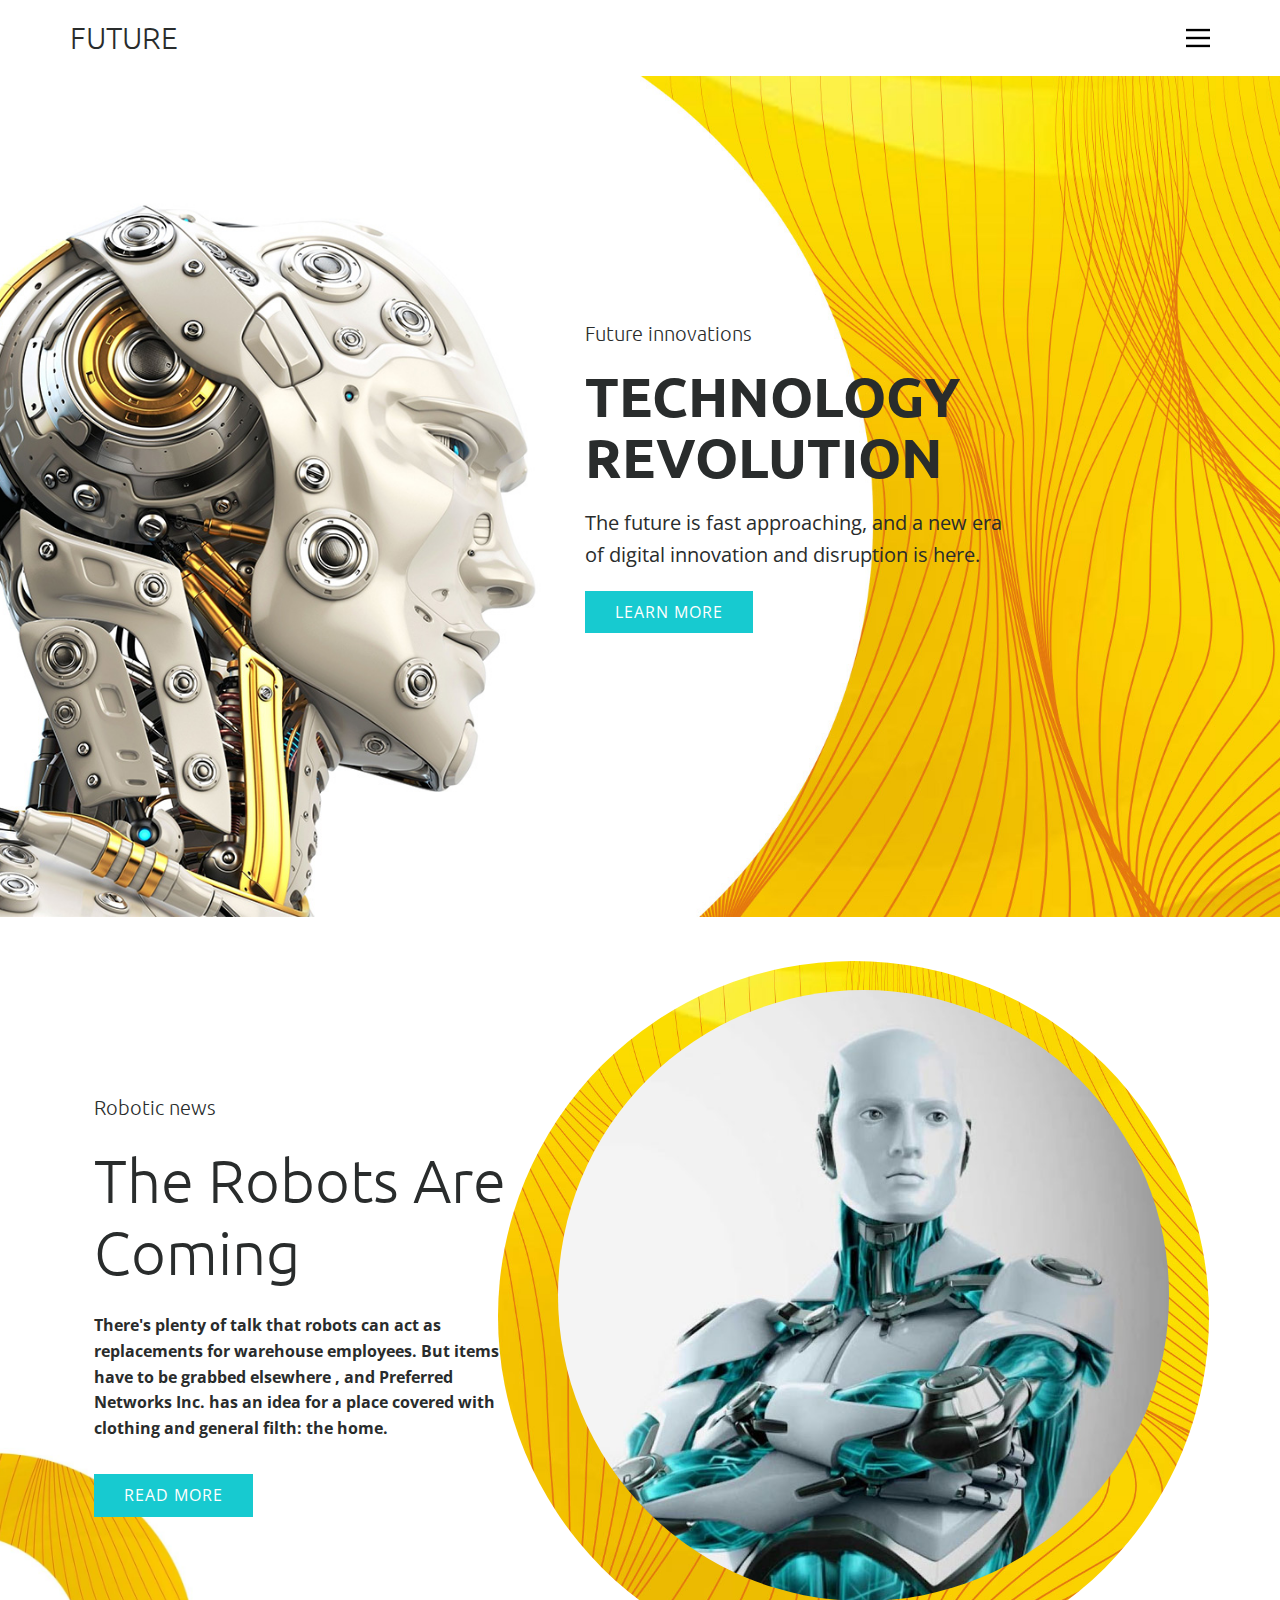
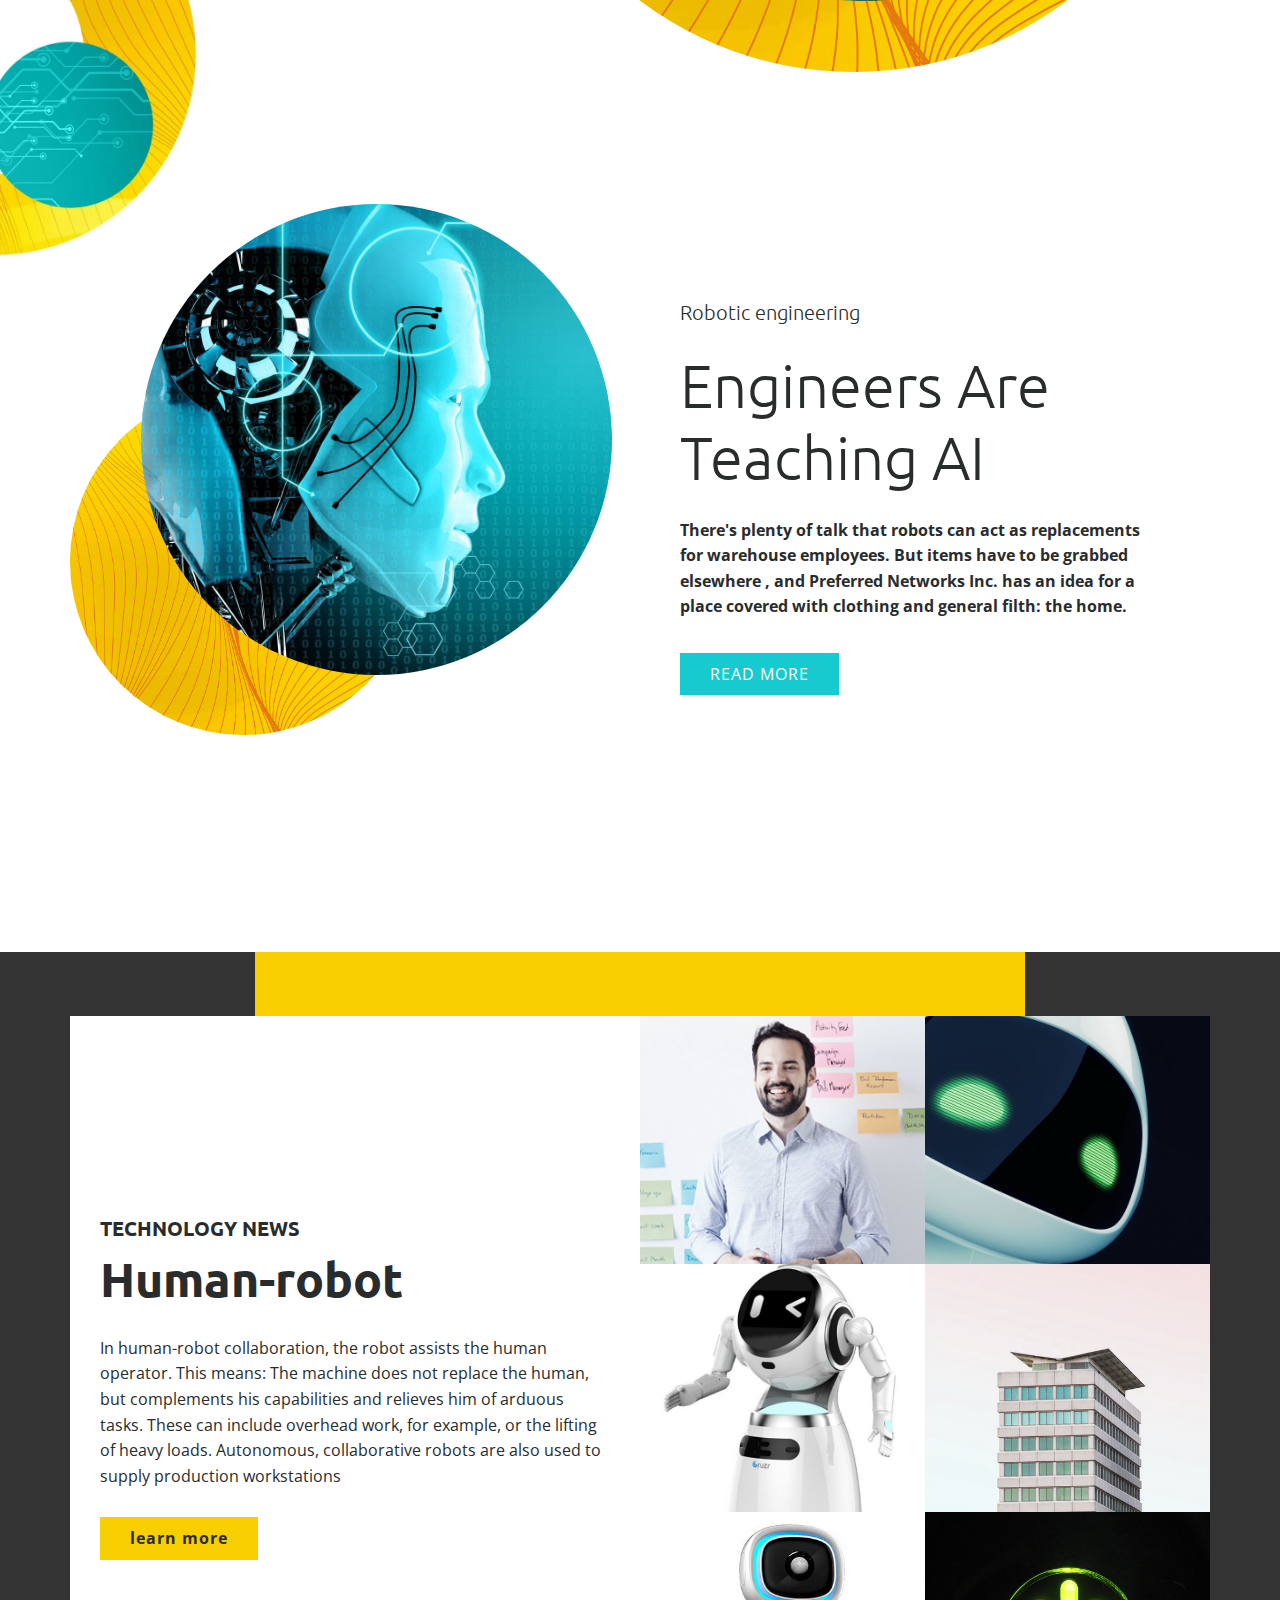
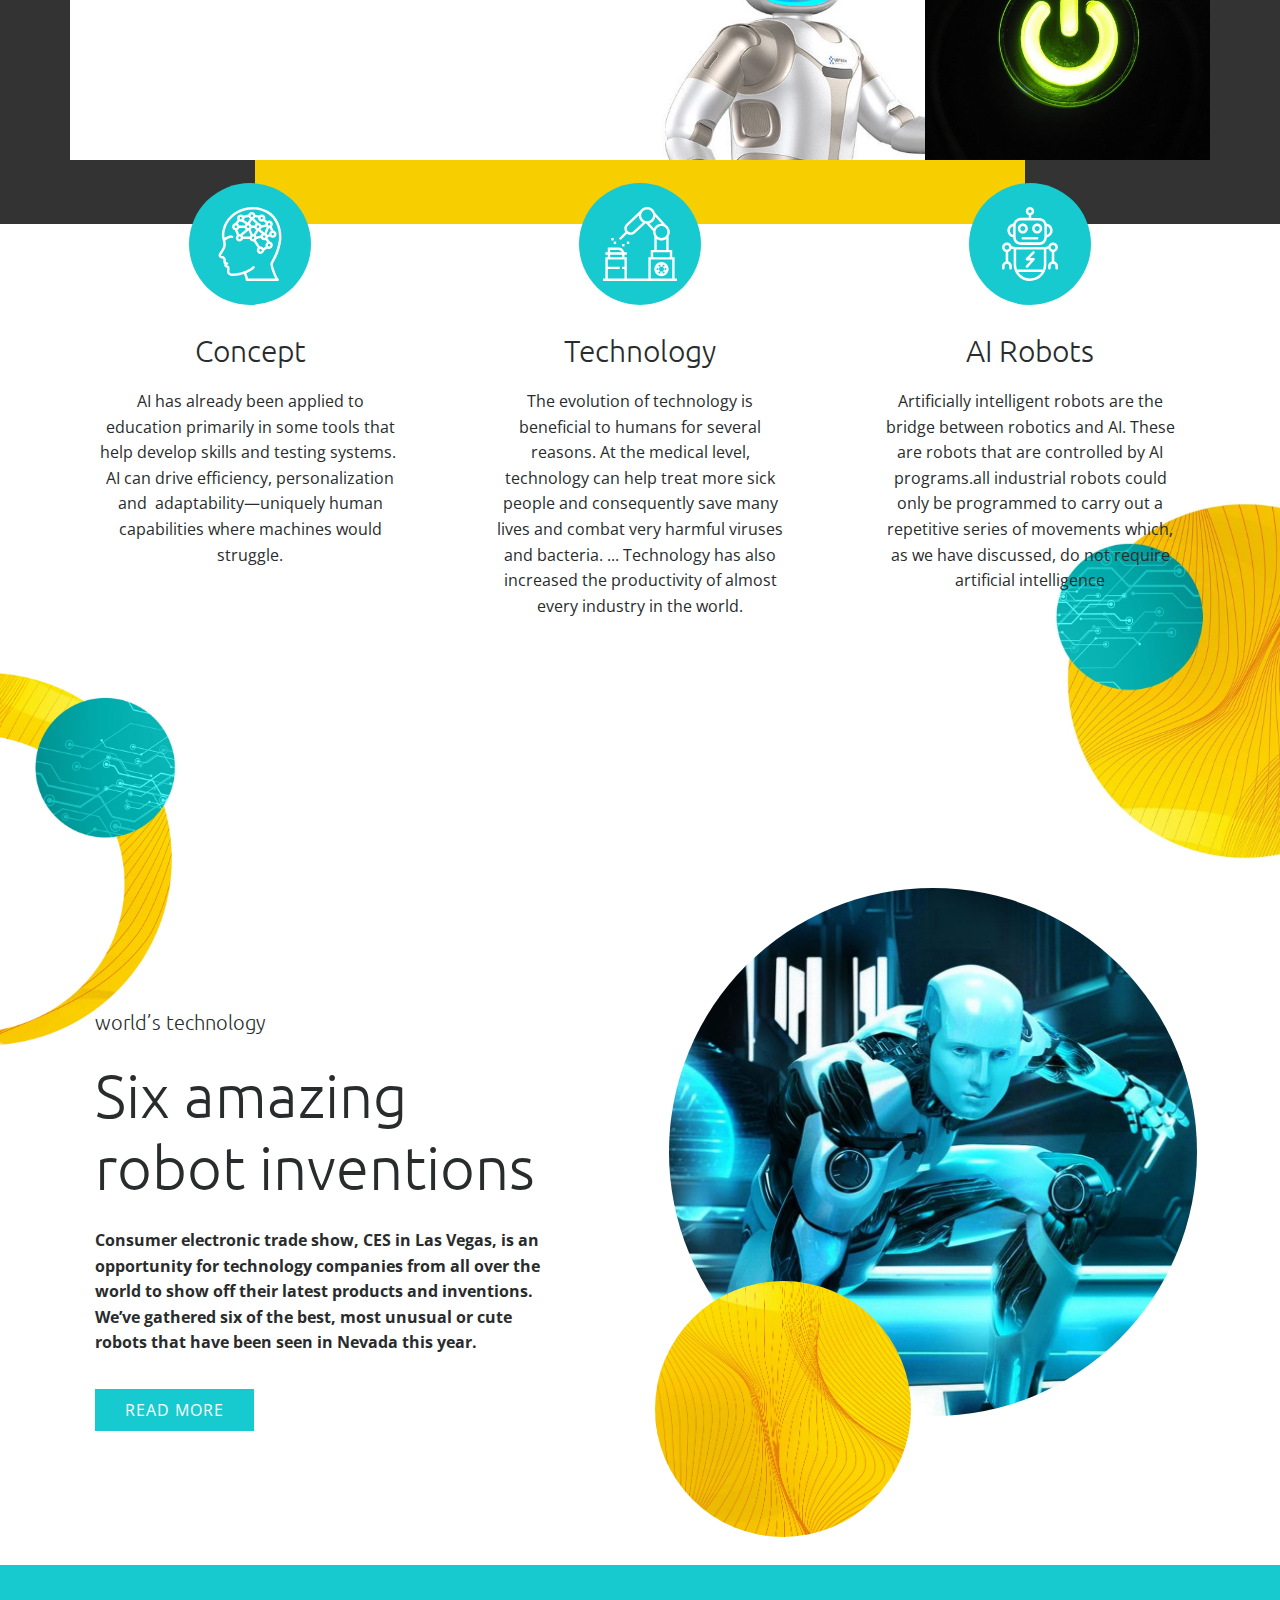
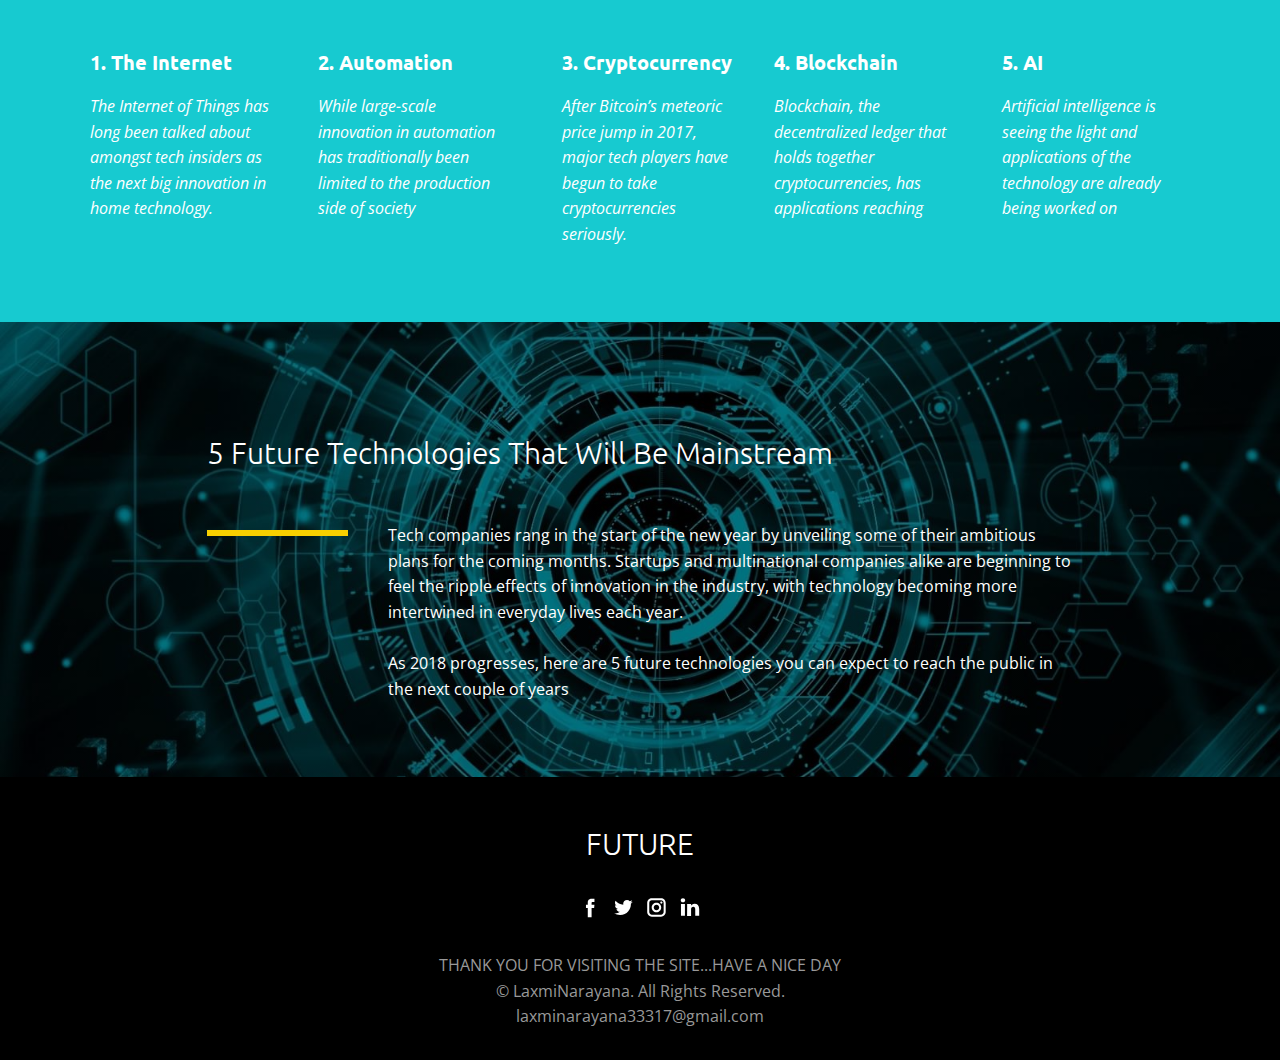
<file: Static Website/index.html>
<!DOCTYPE html>
<html style="font-size: 16px;">
  <head>
    <meta name="viewport" content="width=device-width, initial-scale=1.0">
    <meta charset="utf-8">
    <meta name="keywords" content="Technology Revolution, The Robots Are Coming, Engineers Are Teaching AI, The Robots Are Coming, Six amazing robot inventions">
    <meta name="description" content="">
    <meta name="page_type" content="np-template-header-footer-from-plugin">
    <title>Home</title>
    <link rel="stylesheet" href="nicepage.css" media="screen">
<link rel="stylesheet" href="Home.css" media="screen">
    <script class="u-script" type="text/javascript" src="jquery.js" defer=""></script>
    <script class="u-script" type="text/javascript" src="nicepage.js" defer=""></script>
    <meta name="generator" content="Nicepage 3.9.3, nicepage.com">
    <link id="u-theme-google-font" rel="stylesheet" href="https://fonts.googleapis.com/css?family=Ubuntu:300,300i,400,400i,500,500i,700,700i|Open+Sans:300,300i,400,400i,600,600i,700,700i,800,800i">
    
    
    
    
    
    
    
    
    
    <script type="application/ld+json">{
		"@context": "http://schema.org",
		"@type": "Organization",
		"name": "",
		"url": "index.html",
		"sameAs": []
}</script>
    <meta property="og:title" content="Home">
    <meta property="og:type" content="website">
    <meta name="theme-color" content="#f7cf00">
    <link rel="canonical" href="index.html">
    <meta property="og:url" content="index.html">
  </head>
  <body data-home-page="Home.html" data-home-page-title="Home" class="u-body"><header class="u-clearfix u-header u-header" id="sec-d5ff"><div class="u-clearfix u-sheet u-sheet-1">
        <nav class="u-align-left u-menu u-menu-dropdown u-nav-spacing-25 u-offcanvas u-menu-1" data-responsive-from="XL">
          <div class="menu-collapse">
            <a class="u-button-style u-nav-link u-text-black" href="#" style="padding: 4px 0px; font-size: calc(1em + 8px);">
              <svg class="u-svg-link" preserveAspectRatio="xMidYMin slice" viewBox="0 0 302 302" style="undefined"><use xmlns:xlink="http://www.w3.org/1999/xlink" xlink:href="#svg-7b92"></use></svg>
              <svg xmlns="http://www.w3.org/2000/svg" xmlns:xlink="http://www.w3.org/1999/xlink" version="1.1" id="svg-7b92" x="0px" y="0px" viewBox="0 0 302 302" style="enable-background:new 0 0 302 302;" xml:space="preserve" class="u-svg-content"><g><rect y="36" width="302" height="30"></rect><rect y="236" width="302" height="30"></rect><rect y="136" width="302" height="30"></rect>
</g><g></g><g></g><g></g><g></g><g></g><g></g><g></g><g></g><g></g><g></g><g></g><g></g><g></g><g></g><g></g></svg>
            </a>
          </div>
          <div class="u-nav-container">
            <ul class="u-nav u-spacing-25 u-unstyled"><li class="u-nav-item"><a class="u-button-style u-nav-link" href="Home.html" style="padding: 8px 0px;">Home</a>
</li><li class="u-nav-item"><a class="u-button-style u-nav-link" href="About.html" style="padding: 8px 0px;">About</a>
</li><li class="u-nav-item"><a class="u-button-style u-nav-link" href="Contact.html" style="padding: 8px 0px;">Contact</a>
</li></ul>
          </div>
          <div class="u-nav-container-collapse">
            <div class="u-align-center u-black u-container-style u-inner-container-layout u-opacity u-opacity-95 u-sidenav">
              <div class="u-sidenav-overflow">
                <div class="u-menu-close"></div>
                <ul class="u-align-center u-nav u-popupmenu-items u-unstyled u-nav-2"><li class="u-nav-item"><a class="u-button-style u-nav-link" href="Home.html">Home</a>
</li><li class="u-nav-item"><a class="u-button-style u-nav-link" href="About.html">About</a>
</li><li class="u-nav-item"><a class="u-button-style u-nav-link" href="Contact.html">Contact</a>
</li></ul>
              </div>
            </div>
            <div class="u-black u-menu-overlay u-opacity u-opacity-70"></div>
          </div>
        </nav>
        <h3 class="u-headline u-text u-text-1">
          <a href="/">FUTURE</a>
        </h3>
      </div></header> 
    <section class="u-clearfix u-valign-middle-lg u-valign-middle-md u-valign-middle-sm u-section-1" id="carousel_c23b">
      <div class="u-clearfix u-expanded-width u-layout-wrap u-layout-wrap-1">
        <div class="u-layout">
          <div class="u-layout-row">
            <div class="u-container-style u-image u-layout-cell u-left-cell u-size-30 u-image-1">
              <div class="u-container-layout"></div>
            </div>
            <div class="u-container-style u-image u-layout-cell u-right-cell u-size-30 u-image-2">
              <div class="u-container-layout u-valign-middle-lg u-valign-middle-md u-container-layout-2">
                <div class="u-border-no-bottom u-border-no-left u-border-no-right u-border-no-top u-container-style u-group u-group-1">
                  <div class="u-container-layout u-valign-middle-md u-valign-middle-sm u-valign-middle-xs u-container-layout-3">
                    <h5 class="u-text u-text-1">Future innovations</h5>
                    <h1 class="u-text u-title u-text-2">Technology Revolution</h1>
                    <p class="u-large-text u-text u-text-variant u-text-3">The future is fast approaching, and a new era of digital innovation and disruption is here.</p>
                    <a href="https://blog.esrc.ac.uk/2018/12/10/the-technology-revolution/" class="u-border-none u-btn u-button-style u-palette-2-base u-btn-1" target="_blank">learn more</a>
                  </div>
                </div>
              </div>
            </div>
          </div>
        </div>
      </div>
    </section>
    <section class="u-clearfix u-section-2" id="sec-f998">
      <img src="images/2.jpg" alt="" class="u-image u-image-default u-image-1" data-image-width="693" data-image-height="1080">
      <div class="u-clearfix u-expanded-width-md u-expanded-width-sm u-expanded-width-xs u-gutter-30 u-layout-wrap u-layout-wrap-1">
        <div class="u-layout">
          <div class="u-layout-row">
            <div class="u-container-style u-layout-cell u-left-cell u-size-28 u-layout-cell-1">
              <div class="u-container-layout u-valign-middle u-container-layout-1">
                <h5 class="u-text u-text-1">Robotic news</h5>
                <h2 class="u-text u-text-2">The Robots Are Coming</h2>
                <p class="u-text u-text-3">There's plenty of talk that robots can act as replacements for warehouse employees. But items have to be grabbed elsewhere , and Preferred Networks Inc. has an idea for a place covered with clothing and general filth: the
                                    home. </p>
                <a href="https://www.popularmechanics.com/technology/robots/a23846041/robot-clean-your-room/" class="u-border-none u-btn u-button-style u-palette-2-base u-btn-1" title="robots" target="_blank">read more</a>
              </div>
            </div>
            <div class="u-container-style u-layout-cell u-right-cell u-size-32 u-layout-cell-2">
              <div class="u-container-layout">
                <div class="u-expanded-width-xs u-image u-image-circle u-image-2"></div>
                <div class="u-image u-image-circle u-image-3"></div>
              </div>
            </div>
          </div>
        </div>
      </div>
    </section>
    <section class="u-clearfix u-section-3" id="carousel_7661">
      <div class="u-clearfix u-sheet u-sheet-1">
        <div class="u-clearfix u-expanded-width u-gutter-30 u-layout-wrap u-layout-wrap-1">
          <div class="u-gutter-0 u-layout">
            <div class="u-layout-row">
              <div class="u-container-style u-layout-cell u-left-cell u-size-30 u-layout-cell-1">
                <div class="u-container-layout u-valign-middle-xl">
                  <div class="u-image u-image-circle u-image-1"></div>
                  <div class="u-image u-image-circle u-image-2"></div>
                </div>
              </div>
              <div class="u-container-style u-layout-cell u-right-cell u-size-30 u-layout-cell-2">
                <div class="u-container-layout u-valign-middle-lg u-valign-middle-sm u-valign-middle-xl u-valign-middle-xs u-valign-top-md u-container-layout-2">
                  <h5 class="u-text u-text-1">Robotic engineering</h5>
                  <h2 class="u-text u-text-2">Engineers Are Teaching AI</h2>
                  <p class="u-text u-text-3">There's plenty of talk that robots can act as replacements for warehouse employees. But items have to be grabbed elsewhere , and Preferred Networks Inc. has an idea for a place covered with clothing and general filth: the
                                    home. </p>
                  <a href="https://www.popularmechanics.com/technology/robots/a21058742/scientists-are-teaching-ai-to-do-household-chores/" class="u-border-none u-btn u-button-style u-palette-2-base u-btn-1" title="robots" target="_blank">read more</a>
                </div>
              </div>
            </div>
          </div>
        </div>
      </div>
    </section>
    <section class="u-clearfix u-grey-80 u-section-4" id="carousel_e80c">
      <div class="u-clearfix u-sheet u-valign-middle u-sheet-1">
        <div class="u-absolute-hcenter u-expanded-height u-palette-1-base u-shape u-shape-rectangle u-shape-1"></div>
        <div class="u-clearfix u-expanded-width u-layout-wrap u-layout-wrap-1">
          <div class="u-gutter-0 u-layout">
            <div class="u-layout-row">
              <div class="u-size-30 u-size-60-md">
                <div class="u-layout-col">
                  <div class="u-align-left u-container-style u-layout-cell u-left-cell u-size-60 u-white u-layout-cell-1">
                    <div class="u-container-layout u-valign-middle u-container-layout-1">
                      <h5 class="u-text u-text-1">Technology News</h5>
                      <h2 class="u-text u-text-2">Human-robot</h2>
                      <p class="u-text u-text-3">In human-robot collaboration, the robot assists the human operator. This means: The machine does not replace the human, but complements his capabilities and relieves him of arduous tasks. These can include overhead work, for example,
                        or the lifting of heavy loads. Autonomous, collaborative robots are also used to supply production workstations</p>
                      <a href="https://www.wevolver.com/article/humanrobot.collaboration.3.case.studies" class="u-border-none u-btn u-button-style u-palette-1-base u-btn-1" target="_blank">learn more</a>
                    </div>
                  </div>
                </div>
              </div>
              <div class="u-size-30 u-size-60-md">
                <div class="u-layout-col">
                  <div class="u-size-20">
                    <div class="u-layout-row">
                      <div class="u-container-style u-image u-layout-cell u-size-30 u-image-1">
                        <div class="u-container-layout"></div>
                      </div>
                      <div class="u-container-style u-image u-layout-cell u-right-cell u-size-30 u-image-2">
                        <div class="u-container-layout"></div>
                      </div>
                    </div>
                  </div>
                  <div class="u-size-20">
                    <div class="u-layout-row">
                      <div class="u-container-style u-image u-layout-cell u-size-30 u-image-3">
                        <div class="u-container-layout"></div>
                      </div>
                      <div class="u-container-style u-image u-layout-cell u-right-cell u-size-30 u-image-4">
                        <div class="u-container-layout"></div>
                      </div>
                    </div>
                  </div>
                  <div class="u-size-20">
                    <div class="u-layout-row">
                      <div class="u-container-style u-image u-layout-cell u-size-30 u-image-5">
                        <div class="u-container-layout"></div>
                      </div>
                      <div class="u-container-style u-image u-layout-cell u-right-cell u-size-30 u-image-6">
                        <div class="u-container-layout"></div>
                      </div>
                    </div>
                  </div>
                </div>
              </div>
            </div>
          </div>
        </div>
      </div>
    </section>
    <section class="u-clearfix u-section-5" id="sec-22e2">
      <img src="images/46.jpg" alt="" class="u-image u-image-default u-image-1" data-image-width="671" data-image-height="1080">
      <div class="u-clearfix u-gutter-30 u-layout-spacing-vertical u-layout-wrap u-layout-wrap-1">
        <div class="u-layout">
          <div class="u-layout-row">
            <div class="u-container-style u-layout-cell u-left-cell u-size-20 u-size-20-md u-layout-cell-1">
              <div class="u-container-layout u-valign-middle-xs u-container-layout-1"><span class="u-icon u-icon-circle u-palette-2-base u-spacing-24 u-text-body-alt-color u-icon-1"><svg class="u-svg-link" preserveAspectRatio="xMidYMin slice" viewBox="0 0 512.157 512.157"><use xmlns:xlink="http://www.w3.org/1999/xlink" xlink:href="#svg-70b5"></use></svg><svg xmlns="http://www.w3.org/2000/svg" xmlns:xlink="http://www.w3.org/1999/xlink" version="1.1" id="svg-70b5" x="0px" y="0px" viewBox="0 0 512.157 512.157" style="enable-background:new 0 0 512.157 512.157;" xml:space="preserve" class="u-svg-content"><g transform="translate(-1 -1)"><g><g><path d="M470.991,248.578c13.333-72.417-8.433-171.963-87.742-219.4C333.158,1.078,274.075-6.357,218.583,8.457     C141.716,29.012,85.216,84.17,67.449,156.003c-3.961,14.57-5.64,29.666-4.975,44.75c0.851,9.359,2.578,18.618,5.159,27.654     c3.473,11.5,5.193,23.458,5.1,35.471c-0.358,14.3-10.208,29.137-18.908,42.229c-9.484,14.287-17.675,26.625-12.925,38.004     c4.508,7.713,12.442,12.795,21.333,13.667c0.512,0.092,1.03,0.145,1.55,0.158c2.376-0.291,4.758,0.497,6.491,2.149     s2.635,3.993,2.459,6.38c0,17.733,0.442,26.883,7.767,31.079c-0.639,1.334-1.085,2.753-1.325,4.212     c-0.736,5.006,1.067,10.049,4.808,13.454c3.72,3.603,8.433,6.009,13.533,6.908c0.358,0.083,0.7,0.146,1.033,0.225     c0.202,1.269,0.291,2.553,0.267,3.838c-0.061,3.173-0.286,6.342-0.675,9.492c-1.417,13.65-3.358,32.346,23.95,41.271     c5.481,1.532,11.162,2.223,16.85,2.05c25.858-1.148,51.413-6.047,75.863-14.542c7.059,12.31,11.315,26.026,12.462,40.171     c-0.001,2.263,0.898,4.434,2.499,6.035c1.6,1.6,3.771,2.499,6.035,2.499h213.333c3.649-0.045,6.86-2.422,7.967-5.9     c1.122-3.526-0.1-7.376-3.05-9.609c-8.829-6.704-38.068-77.335-38.967-102.705c2.577-5.851,6.029-12.421,10.117-20.053     C447.459,335.662,462.94,292.958,470.991,248.578z M397.953,394.086c0.217,20.408,18.615,74.332,34.421,102.005H243.61     c-2.125-13.075-6.361-25.717-12.543-37.432c24.724-9.69,46.503-22.149,56.957-35.822c2.845-3.747,2.123-9.09-1.616-11.946     c-3.738-2.857-9.083-2.15-11.951,1.579c-24.15,31.6-124.633,55.592-147.067,48.254c-14.208-4.646-13.642-10.1-12.275-23.283     c0.453-3.737,0.709-7.495,0.767-11.258c0-14.379-5.8-18.671-14.517-20.692c-1.645-0.235-3.216-0.842-4.592-1.775     c1.675-1.601,3.576-2.947,5.642-3.996c3.562-1.75,5.448-5.724,4.55-9.59s-4.34-6.603-8.309-6.606c-3.083,0-6.508,0-8.308-0.225     c-0.542-5.594-0.726-11.216-0.55-16.833c0.167-6.729-2.391-13.24-7.093-18.056c-4.702-4.816-11.151-7.529-17.882-7.523     c-6.15-1.296-8.017-2.963-8.175-3.35c-1.242-2.962,6.983-15.337,11.4-21.987c9.475-14.267,21.267-32.025,21.75-51.237     c0.239-10.661-0.947-21.306-3.527-31.653c9.305-8.188,20.286-14.244,32.177-17.743c4.237-0.74,8.591-0.435,12.683,0.887     c4.543,1.252,9.24-1.416,10.492-5.958c1.252-4.543-1.416-9.24-5.958-10.492c-6.72-2.068-13.844-2.458-20.75-1.138     c-12.059,3.072-23.329,8.669-33.065,16.421c-1.166-4.971-1.955-10.023-2.36-15.113c-0.578-13.298,0.949-26.604,4.525-39.425     c16.5-66.688,67.15-115.95,138.983-135.159c51.027-13.685,105.38-6.908,151.484,18.888     c72.325,43.254,92.025,134.854,79.725,201.658c-7.669,42.662-22.567,83.702-44.05,121.35     c-4.692,8.754-8.742,16.313-11.667,23.308C397.996,391.396,397.811,392.748,397.953,394.086z"></path><path d="M414.89,268.074c1.221-13.163-7.79-25.088-20.787-27.508l-16.341-22.651c1.002-1.848,1.77-3.814,2.286-5.853     l15.825-6.328c7.309,8.32,19.147,10.982,29.313,6.591c10.166-4.391,16.344-14.834,15.298-25.859s-9.08-20.118-19.891-22.518     l-12.82-25.573c8.993-9.163,9.77-23.584,1.812-33.659c-7.958-10.076-22.166-12.662-33.163-6.036l-14.296-11.869     c1.082-2.828,1.648-5.826,1.672-8.854c0.023-10.455-6.328-19.869-16.031-23.762c-9.703-3.894-20.8-1.481-28.01,6.09     l-25.299-6.324c-3.03-10.974-12.982-18.6-24.367-18.669c-11.385-0.069-21.429,7.435-24.592,18.371l-33.81,6.762     c-8.819-9.51-23.375-10.877-33.81-3.174c-10.435,7.702-13.418,22.014-6.93,33.244l-16.567,22.063     c-11.872,2.146-20.62,12.311-20.973,24.37c-0.353,12.059,7.786,22.718,19.512,25.555l13.699,33.819     c-7.516,7.378-9.735,18.612-5.589,28.295c4.146,9.682,13.808,15.829,24.334,15.481s19.762-7.118,23.26-17.053h45.813     c3.825,11.766,15.761,18.89,27.932,16.672l28.329,43.091c-7.268,8.058-8.649,19.828-3.445,29.35     c5.204,9.521,15.858,14.714,26.564,12.947c10.706-1.767,19.126-10.107,20.995-20.796l21.147-16.903     c4.024,2.537,8.681,3.891,13.438,3.907C402.619,291.302,413.67,281.238,414.89,268.074z M414.999,180.357     c4.268-0.009,7.886,3.137,8.47,7.364c0.585,4.227-2.044,8.237-6.153,9.387s-8.437-0.913-10.132-4.83     c-0.029-0.078-0.013-0.159-0.044-0.237l-0.054-0.083c-0.397-0.975-0.608-2.015-0.621-3.068     C406.471,184.18,410.288,180.362,414.999,180.357z M381.045,118.889c0.819-3.961,4.31-6.802,8.355-6.799     c4.713,0,8.533,3.82,8.533,8.533s-3.82,8.533-8.533,8.533c-1.056-0.013-2.099-0.224-3.077-0.622l-0.073-0.048     c-0.075-0.03-0.154-0.014-0.231-0.043C382.303,126.842,380.225,122.851,381.045,118.889z M372.556,139.75L372.556,139.75     l-15.769,39.428l-27.643-22.114c3.75-3.199,6.49-7.418,7.89-12.145l33.81-6.762C371.381,138.726,371.968,139.232,372.556,139.75z      M363.471,208.263c-1.149,4.104-5.152,6.73-9.375,6.148c-4.222-0.582-7.367-4.191-7.363-8.454     c0.005-4.711,3.822-8.529,8.533-8.533c1.056,0.013,2.099,0.224,3.077,0.622l0.073,0.048c0.077,0.031,0.158,0.018,0.235,0.046     C362.562,199.836,364.62,204.158,363.471,208.263z M338.199,69.424c4.713,0,8.533,3.82,8.533,8.533s-3.821,8.533-8.533,8.533     s-8.533-3.82-8.533-8.533C329.671,73.246,333.488,69.429,338.199,69.424z M293.293,71.26l19.491,4.873     c-0.045,0.614-0.184,1.2-0.184,1.825c0.015,14.132,11.468,25.585,25.6,25.6c4.576-0.024,9.061-1.287,12.976-3.656l14.297,11.869     c-1.082,2.828-1.649,5.826-1.673,8.854c0,0.516,0.123,0.999,0.152,1.508l-27.792,5.558c-3.485-8.112-10.903-13.857-19.629-15.202     l-31.244-31.243C288.756,78.646,291.511,75.211,293.293,71.26z M321.133,137.691c0,4.713-3.82,8.533-8.533,8.533     c-4.711-0.005-8.529-3.822-8.533-8.533c0-4.713,3.82-8.533,8.533-8.533S321.133,132.978,321.133,137.691z M269.933,52.357     c4.713,0,8.533,3.82,8.533,8.533s-3.82,8.533-8.533,8.533s-8.533-3.82-8.533-8.533C261.404,56.18,265.222,52.362,269.933,52.357z      M271.624,91.72l25.62,25.617c-3.983,3.009-6.998,7.118-8.672,11.82H268.36c-2.015-5.65-5.953-10.411-11.125-13.451     L271.624,91.72z M218.581,76.45l27.792-5.558c2.181,5.03,5.917,9.23,10.658,11.983l-15.49,25.817L214.763,91.51     c2.58-4.051,3.956-8.751,3.97-13.553C218.733,77.441,218.61,76.958,218.581,76.45z M252.866,137.691     c0,4.713-3.82,8.533-8.533,8.533c-4.711-0.005-8.529-3.822-8.533-8.533c0-4.713,3.82-8.533,8.533-8.533     S252.866,132.978,252.866,137.691z M193.133,69.424c4.713,0,8.533,3.82,8.533,8.533s-3.82,8.533-8.533,8.533     s-8.533-3.82-8.533-8.533C184.604,73.246,188.422,69.429,193.133,69.424z M183.845,101.75c5.199,2.144,10.987,2.389,16.349,0.693     l26.347,16.905c-2.804,2.747-4.938,6.104-6.235,9.809h-37.279c-1.863-5.282-5.405-9.809-10.085-12.886L183.845,101.75z      M158.999,146.224c-4.713,0-8.533-3.82-8.533-8.533c0.005-4.711,3.822-8.529,8.533-8.533c4.713,0,8.533,3.82,8.533,8.533     S163.712,146.224,158.999,146.224z M184.599,223.024c-4.713,0-8.533-3.821-8.533-8.533c0-4.713,3.82-8.533,8.533-8.533     s8.533,3.821,8.533,8.533C193.128,219.202,189.31,223.019,184.599,223.024z M189.452,189.381     c-1.598-0.318-3.224-0.482-4.853-0.491c-0.845,0-1.643,0.169-2.467,0.25l-11.628-28.707c5.839-2.959,10.32-8.045,12.522-14.209     h37.279c1.537,4.298,4.198,8.105,7.706,11.024L189.452,189.381z M254.439,205.957h-45.813c-0.911-2.556-2.226-4.95-3.894-7.09     l41.909-34.924l14.271,32.008C257.996,198.729,255.778,202.158,254.439,205.957z M268.36,146.224h20.213     c2.015,5.65,5.953,10.411,11.125,13.451l-17.742,29.569c-1.154-0.198-2.319-0.316-3.489-0.353c-0.661,0-1.282,0.146-1.931,0.195     l-14.649-32.855C264.803,153.452,267.021,150.023,268.36,146.224z M278.466,223.024c-4.713,0-8.533-3.821-8.533-8.533     c0-4.713,3.821-8.533,8.533-8.533c4.713,0,8.533,3.821,8.533,8.533C286.995,219.202,283.177,223.019,278.466,223.024z      M314.891,167.52l23.831,19.065c-3.749,3.2-6.49,7.419-7.89,12.145l-28.806,5.761c-1.187-2.727-2.839-5.226-4.883-7.386     L314.891,167.52z M329.666,308.357c-4.713,0-8.533-3.82-8.533-8.533s3.82-8.533,8.533-8.533s8.533,3.82,8.533,8.533     C338.195,304.535,334.377,308.353,329.666,308.357z M363.799,265.691c0.031,2.851,0.544,5.676,1.517,8.356l-14.405,11.515     c-5.386-8.413-15.323-12.737-25.15-10.943l-28.329-43.091c2.531-2.822,4.399-6.173,5.468-9.809l28.806-5.761     c5.492,12.971,20.439,19.057,33.429,13.611l10.527,14.592C368.288,248.839,363.814,256.958,363.799,265.691z M372.11,186.831     l16.282-40.709c0.341,0.014,0.662,0.102,1.007,0.102c1.028-0.04,2.053-0.144,3.069-0.31l10.332,20.611     c-8.226,4.438-13.368,13.019-13.401,22.366c0,0.346,0.089,0.667,0.102,1.01l-11.473,4.587     C376.561,191.583,374.552,188.984,372.11,186.831z M389.399,274.224c-4.713,0-8.533-3.82-8.533-8.533     c0.005-4.711,3.822-8.529,8.533-8.533c4.713,0,8.533,3.82,8.533,8.533S394.112,274.224,389.399,274.224z"></path>
</g>
</g>
</g><g></g><g></g><g></g><g></g><g></g><g></g><g></g><g></g><g></g><g></g><g></g><g></g><g></g><g></g><g></g></svg></span>
                <h3 class="u-align-center u-text u-text-1">Concept</h3>
                <p class="u-align-center u-text u-text-2">AI has already been applied to education primarily in some tools that help develop skills and testing systems.&nbsp; AI can drive efficiency, personalization and&nbsp; adaptability—uniquely human capabilities where machines would struggle.</p>
              </div>
            </div>
            <div class="u-container-style u-layout-cell u-size-20 u-size-20-md u-layout-cell-2">
              <div class="u-container-layout u-valign-middle-xs u-container-layout-2"><span class="u-icon u-icon-circle u-palette-2-base u-spacing-24 u-text-body-alt-color u-icon-2"><svg class="u-svg-link" preserveAspectRatio="xMidYMin slice" viewBox="0 0 496 496"><use xmlns:xlink="http://www.w3.org/1999/xlink" xlink:href="#svg-a95a"></use></svg><svg xmlns="http://www.w3.org/2000/svg" xmlns:xlink="http://www.w3.org/1999/xlink" version="1.1" id="svg-a95a" x="0px" y="0px" viewBox="0 0 496 496" style="enable-background:new 0 0 496 496;" xml:space="preserve" class="u-svg-content"><g><g><g><rect x="72" y="232" width="16" height="16"></rect><rect x="56" y="208" width="16" height="16"></rect><rect x="128" y="248" width="16" height="16"></rect><rect x="160" y="232" width="16" height="16"></rect><path d="M392,464c26.472,0,48-21.528,48-48s-21.528-48-48-48s-48,21.528-48,48S365.528,464,392,464z M361.288,407.512     l12.856,7.424l8-13.856L369.2,393.6c4-4.072,9.104-6.984,14.8-8.464V400h16v-14.864c5.688,1.48,10.8,4.392,14.8,8.464     l-12.936,7.472l8,13.856l12.856-7.424c0.744,2.728,1.28,5.536,1.28,8.496c0,2.96-0.536,5.768-1.288,8.488l-12.856-7.424     l-8,13.856l12.944,7.48c-4,4.072-9.112,6.984-14.8,8.464V432h-16v14.864c-5.688-1.48-10.8-4.392-14.8-8.464l12.936-7.472     l-8-13.856l-12.856,7.424c-0.744-2.728-1.28-5.536-1.28-8.496C360,413.04,360.536,410.232,361.288,407.512z"></path><path d="M480,480V336h-16v-48h-24v-91.304c5.048-8.408,8-18.2,8-28.696c0-19.864-10.432-37.304-26.064-47.248l-72.312-80.808     C342.704,16.872,321.296,0,296,0c-19.648,0-36.936,10.2-46.936,25.56l-93.16,88.496c-8.312,7.896-12.976,18.56-13.128,30.024     c-0.104,8.352,2.256,16.32,6.648,23.184l-43.08,43.08l11.312,11.312l42.832-42.832c7.312,5.256,15.848,8.016,24.456,8.008     c10.232,0,20.488-3.728,28.608-11.224l70.368-64.96c2.408,0.536,4.872,0.904,7.392,1.112l44.976,50.592     C336.096,164.216,336,166.096,336,168c0,10.496,2.96,20.288,8,28.696V288h-24v48h-16v144H160V336h-16v-16h16v-16h-16.808     c-3.72-18.232-19.872-32-39.192-32H32v32H16v16h16v16H16v144H0v16h16h144h144h176h16v-16H480z M48,288h56     c10.416,0,19.216,6.712,22.528,16H48V288z M48,320h80v16H48V320z M144,400h-16v16h16v64H32v-64h80v-16H32v-48h112V400z M432,168     c0,22.056-17.944,40-40,40c-22.056,0-40-17.944-40-40c0-22.056,17.944-40,40-40C414.056,128,432,145.944,432,168z M424,213.888     V288h-64v-74.112C369.08,220.24,380.104,224,392,224S414.92,220.24,424,213.888z M202.704,163.848     c-10.368,9.568-26.28,9.256-36.256-0.72c-5.032-5.032-7.76-11.728-7.664-18.84s2.984-13.736,8.144-18.632l73.088-69.44     c0.08,20.352,11.096,38.128,27.44,47.864L202.704,163.848z M295.944,96C273.912,95.96,256,78.032,256,56     c0-22.056,17.944-40,40-40c22.056,0,40,17.944,40,40c0,22.04-17.928,39.976-39.968,40H295.944z M341.44,144.088l-30.4-34.2     c20.568-5.752,36.36-22.952,40.072-44.288l41.544,46.432c-0.216,0-0.432-0.032-0.656-0.032     C369.688,112,350.432,125.152,341.44,144.088z M336,304h8h96h8v32H336V304z M464,480H320V352h144V480z"></path>
</g>
</g>
</g><g></g><g></g><g></g><g></g><g></g><g></g><g></g><g></g><g></g><g></g><g></g><g></g><g></g><g></g><g></g></svg></span>
                <h3 class="u-align-center u-text u-text-3">Technology</h3>
                <p class="u-align-center u-text u-text-4">The evolution of technology is beneficial to humans for several reasons. At the medical level, technology can help treat more sick people and consequently save many lives and combat very harmful viruses and bacteria. ... Technology has also increased the productivity of almost every industry in the world.</p>
              </div>
            </div>
            <div class="u-align-center-sm u-align-center-xs u-container-style u-layout-cell u-right-cell u-size-20 u-size-20-md u-layout-cell-3">
              <div class="u-container-layout u-valign-middle-sm u-valign-middle-xs u-container-layout-3"><span class="u-icon u-icon-circle u-palette-2-base u-spacing-24 u-text-body-alt-color u-icon-3"><svg class="u-svg-link" preserveAspectRatio="xMidYMin slice" viewBox="0 0 471.477 471.477"><use xmlns:xlink="http://www.w3.org/1999/xlink" xlink:href="#svg-4d8e"></use></svg><svg xmlns="http://www.w3.org/2000/svg" xmlns:xlink="http://www.w3.org/1999/xlink" version="1.1" id="svg-4d8e" x="0px" y="0px" viewBox="0 0 471.477 471.477" style="enable-background:new 0 0 471.477 471.477;" xml:space="preserve" class="u-svg-content"><g><g><path d="M190.024,105.178c-17.673,0-32,14.327-32,32s14.327,32,32,32c17.673,0,32-14.327,32-32S207.697,105.178,190.024,105.178z     M190.024,153.178c-8.837,0-16-7.163-16-16c0.044-8.805,7.195-15.92,16-15.92v-0.08c8.837,0,16,7.163,16,16    S198.861,153.178,190.024,153.178z"></path>
</g>
</g><g><g><path d="M281.544,105.178c-17.673,0-32,14.327-32,32s14.327,32,32,32c17.673,0,32-14.327,32-32S299.217,105.178,281.544,105.178z     M281.544,153.178c-8.837,0-16-7.163-16-16c0.044-8.805,7.195-15.92,16-15.92v-0.08c8.837,0,16,7.163,16,16    S290.381,153.178,281.544,153.178z"></path>
</g>
</g><g><g><path d="M379.097,142.007c-3.452-18.993-18.742-33.603-37.872-36.189c-5.28-19.52-20.48-36.16-51.04-36.16h-46.4v-17.6    c14.034-4.418,21.829-19.377,17.41-33.41c-4.418-14.034-19.377-21.829-33.41-17.41c-14.034,4.418-21.829,19.377-17.41,33.41    c2.613,8.298,9.112,14.798,17.41,17.41v17.2h-46.32c-21.6,0-44.32,9.92-51.2,36.16c-24.381,3.347-41.433,25.825-38.086,50.206    c2.624,19.117,17.255,34.372,36.246,37.794l-0.08,0.4c2.4,35.12,28.48,48,53.04,48h108.8c36.56,0,51.2-24,53.04-48    C367.437,189.416,383.498,166.22,379.097,142.007z M128.104,177.818c-15.11-4.368-23.819-20.158-19.452-35.268    c2.715-9.393,10.059-16.737,19.452-19.452V177.818z M225.144,27.098c0-5.876,4.764-10.64,10.64-10.64    c5.876,0,10.64,4.764,10.64,10.64c0,5.876-4.764,10.64-10.64,10.64C229.908,37.738,225.144,32.974,225.144,27.098z     M327.464,188.058c0,13.92-4.88,37.28-37.28,37.28h-108.72c-13.92,0-37.28-4.88-37.28-37.28l-0.08-64.96    c0-32.48,23.36-37.28,37.28-37.28h108.8c32.48,0,37.28,23.36,37.28,37.28V188.058z M343.144,177.258v-54.72    c12.196,3.52,20.604,14.667,20.64,27.36C363.748,162.591,355.34,173.738,343.144,177.258z"></path>
</g>
</g><g><g><path d="M281.544,190.938h-91.52c-4.418,0-8,3.582-8,8s3.582,8,8,8h91.52c4.418,0,8-3.582,8-8S285.962,190.938,281.544,190.938z"></path>
</g>
</g><g><g><path d="M413.784,256.778L413.784,256.778c-0.153-17.142-14.173-30.915-31.315-30.762c-14.344,0.128-26.732,10.067-29.965,24.042    l-21.36,4.16h-190.72l-21.36-4.16c-3.66-16.748-20.203-27.358-36.951-23.698c-16.748,3.66-27.358,20.203-23.698,36.951    c2.488,11.384,11.141,20.416,22.409,23.388v59.76c-13.533,3.61-22.972,15.834-23.04,29.84v14.16c0,4.418,3.582,8,8,8s8-3.582,8-8    v-14.24c0-8.306,6.734-15.04,15.04-15.04c8.306,0,15.04,6.734,15.04,15.04v14.24c0,4.418,3.582,8,8,8c4.418,0,8-3.582,8-8v-14.24    c-0.068-14.006-9.507-26.23-23.04-29.84v-59.76c10.163-2.738,18.239-10.453,21.44-20.48l13.36,2.64v98.72    c0.016,14.473,3.068,28.781,8.96,42v0.72c23.619,52.357,85.21,75.653,137.566,52.034c23.106-10.424,41.61-28.927,52.034-52.034    l0.4-0.88c5.955-13.151,9.089-27.404,9.2-41.84v-98.72l13.36-2.64c3.201,10.027,11.277,17.742,21.44,20.48v59.76    c-13.533,3.61-22.972,15.834-23.04,29.84v14.24c0,4.418,3.582,8,8,8s8-3.582,8-8v-14.24c0.008-8.306,6.748-15.034,15.054-15.026    c8.295,0.008,15.018,6.731,15.026,15.026v14.24c0,4.418,3.582,8,8,8s8-3.582,8-8v-14.24c-0.068-14.006-9.507-26.23-23.04-29.84    v-59.76C404.18,283.069,413.696,270.829,413.784,256.778z M88.824,271.818c-8.306,0-15.04-6.734-15.04-15.04    c0-8.306,6.734-15.04,15.04-15.04c8.306,0,15.04,6.734,15.04,15.04C103.864,265.084,97.13,271.818,88.824,271.818z     M235.784,455.578c-30.139-0.001-58.182-15.425-74.32-40.88h148.64C293.966,440.152,265.923,455.577,235.784,455.578z     M323.784,367.578c-0.039,10.668-2.018,21.24-5.84,31.2h-164.48c-3.822-9.96-5.801-20.532-5.84-31.2v-97.36h176.16V367.578z     M382.827,271.816c-0.028,0-0.055,0.001-0.083,0.001l-0.16-0.24c-8.306,0-15.04-6.734-15.04-15.04    c0-8.306,6.734-15.04,15.04-15.04c8.306,0,15.04,6.734,15.04,15.04C397.757,264.843,391.132,271.683,382.827,271.816z"></path>
</g>
</g><g><g><path d="M264.085,326.679c-1.465-1.322-3.367-2.056-5.341-2.061h-24l29.44-30.24c2.83-3.393,2.375-8.437-1.018-11.268    c-3.034-2.531-7.461-2.468-10.422,0.148l-42.64,43.84c-3.093,3.155-3.042,8.22,0.113,11.313c1.507,1.477,3.537,2.299,5.647,2.287    h24.64l-30.32,33.76c-2.952,3.272-2.702,8.316,0.56,11.28h0c3.272,2.952,8.316,2.702,11.28-0.56l42.64-47.2    C267.624,334.698,267.365,329.639,264.085,326.679z"></path>
</g>
</g><g></g><g></g><g></g><g></g><g></g><g></g><g></g><g></g><g></g><g></g><g></g><g></g><g></g><g></g><g></g></svg></span>
                <h3 class="u-align-center-lg u-align-center-md u-align-center-xl u-text u-text-5">AI Robots</h3>
                <p class="u-align-center-lg u-align-center-md u-align-center-xl u-text u-text-6">Artificially intelligent robots are the bridge between robotics and AI. These are robots that are controlled by AI programs.all industrial robots could only be programmed to carry out a repetitive series of movements which, as we have discussed, do not require artificial intelligence</p>
              </div>
            </div>
          </div>
        </div>
      </div>
    </section>
    <section class="u-clearfix u-section-6" id="carousel_876e">
      <img src="images/Untitled8.jpg" alt="" class="u-image u-image-default u-image-1">
      <div class="u-clearfix u-gutter-30 u-layout-wrap u-layout-wrap-1">
        <div class="u-gutter-0 u-layout">
          <div class="u-layout-row">
            <div class="u-container-style u-layout-cell u-left-cell u-size-30 u-layout-cell-1">
              <div class="u-container-layout u-container-layout-1">
                <h5 class="u-text u-text-1">world’s technology</h5>
                <h2 class="u-text u-text-2">Six amazing robot inventions</h2>
                <p class="u-text u-text-3">Consumer electronic trade show, CES in Las Vegas, is an opportunity for technology companies from all over the world to show off their latest products and inventions. <br>We’ve gathered six of the best, most unusual or cute robots that have been seen in Nevada this year.
                </p>
                <a href="http://home.bt.com/tech-gadgets/future-tech/six-robots-ces-2018-las-vegas-11364242761382" class="u-border-none u-btn u-button-style u-palette-2-base u-btn-1" title="robots" target="_blank">read more</a>
              </div>
            </div>
            <div class="u-container-style u-layout-cell u-right-cell u-size-30 u-layout-cell-2">
              <div class="u-container-layout">
                <div class="u-image u-image-circle u-image-2"></div>
                <div class="u-image u-image-circle u-image-3"></div>
              </div>
            </div>
          </div>
        </div>
      </div>
    </section>
    <section class="u-clearfix u-palette-2-base u-section-7" id="sec-2d43">
      <div class="u-clearfix u-sheet u-sheet-1">
        <div class="u-clearfix u-expanded-width u-gutter-0 u-layout-wrap u-layout-wrap-1">
          <div class="u-layout">
            <div class="u-layout-row">
              <div class="u-container-style u-layout-cell u-left-cell u-size-12 u-size-60-md u-layout-cell-1">
                <div class="u-container-layout">
                  <h4 class="u-text u-text-1">1. The Internet</h4>
                  <p class="u-text u-text-2">The Internet of Things has long been talked about amongst tech insiders as the next big innovation in home technology.&nbsp;</p>
                </div>
              </div>
              <div class="u-container-style u-layout-cell u-size-12 u-size-60-md u-layout-cell-2">
                <div class="u-container-layout">
                  <h4 class="u-text u-text-3">2. Automation</h4>
                  <p class="u-text u-text-4">While large-scale innovation in automation has traditionally been limited to the production side of society</p>
                </div>
              </div>
              <div class="u-container-style u-layout-cell u-size-12 u-size-60-md u-layout-cell-3">
                <div class="u-container-layout u-container-layout-3">
                  <h4 class="u-text u-text-5">3. Cryptocurrency</h4>
                  <p class="u-text u-text-6">After Bitcoin’s meteoric price jump in 2017, major tech players have begun to take cryptocurrencies seriously.</p>
                </div>
              </div>
              <div class="u-container-style u-layout-cell u-size-12 u-size-60-md u-layout-cell-4">
                <div class="u-container-layout">
                  <h4 class="u-text u-text-7">4. Blockchain</h4>
                  <p class="u-text u-text-8">Blockchain, the decentralized ledger that holds together cryptocurrencies, has applications reaching</p>
                </div>
              </div>
              <div class="u-container-style u-layout-cell u-right-cell u-size-12 u-size-60-md u-layout-cell-5">
                <div class="u-container-layout">
                  <h4 class="u-text u-text-9">5. AI</h4>
                  <p class="u-text u-text-10">Artificial intelligence is seeing the light and applications of the technology are already being worked on</p>
                </div>
              </div>
            </div>
          </div>
        </div>
      </div>
    </section>
    <section class="u-clearfix u-image u-shading u-section-8" id="sec-e6d3">
      <div class="u-clearfix u-sheet u-sheet-1">
        <div class="u-clearfix u-expanded-width-md u-expanded-width-sm u-expanded-width-xs u-layout-wrap u-layout-wrap-1">
          <div class="u-layout">
            <div class="u-layout-col">
              <div class="u-size-30">
                <div class="u-layout-row">
                  <div class="u-align-left u-container-style u-layout-cell u-left-cell u-right-cell u-size-60 u-layout-cell-1">
                    <div class="u-container-layout u-valign-middle u-container-layout-1">
                      <h3 class="u-align-left-md u-align-left-xs u-text u-text-1">5 Future Technologies That Will Be Mainstream</h3>
                    </div>
                  </div>
                </div>
              </div>
              <div class="u-size-30">
                <div class="u-layout-row">
                  <div class="u-container-style u-layout-cell u-left-cell u-size-12 u-layout-cell-2">
                    <div class="u-container-layout">
                      <div class="u-align-left u-border-6 u-border-palette-1-base u-line u-line-horizontal u-line-1"></div>
                    </div>
                  </div>
                  <div class="u-align-left u-container-style u-layout-cell u-right-cell u-size-48 u-layout-cell-3">
                    <div class="u-container-layout u-valign-top u-container-layout-3">
                      <p class="u-align-left-xs u-expanded-width-xs u-text u-text-2">Tech companies rang in the start of the new year by unveiling some of their ambitious plans for the coming months. Startups and multinational companies alike are beginning to feel the ripple effects of innovation
                                            in the industry, with technology becoming more intertwined in everyday lives each year. <br>
                        <br>As 2018 progresses, here are 5 future technologies you can expect to reach the public in the next couple of years
                      </p>
                    </div>
                  </div>
                </div>
              </div>
            </div>
          </div>
        </div>
      </div>
    </section>
    
    
    <footer class="u-black u-clearfix u-footer" id="sec-1ced"><div class="u-clearfix u-sheet u-sheet-1">
        <h3 class="u-align-center u-headline u-text u-text-1">
          <a href="/">FUTURE</a>
        </h3>
        <div class="u-align-left u-social-icons u-spacing-10 u-social-icons-1">
          <a class="u-social-url" target="_blank" href=""><span class="u-icon u-icon-circle u-social-facebook u-social-icon u-icon-1"><svg class="u-svg-link" preserveAspectRatio="xMidYMin slice" viewBox="0 0 112.2 112.2" style=""><use xmlns:xlink="http://www.w3.org/1999/xlink" xlink:href="#svg-7a70"></use></svg><svg xmlns="http://www.w3.org/2000/svg" xmlns:xlink="http://www.w3.org/1999/xlink" version="1.1" xml:space="preserve" class="u-svg-content" viewBox="0 0 112.2 112.2" x="0px" y="0px" id="svg-7a70"><path d="M75.5,28.8H65.4c-1.5,0-4,0.9-4,4.3v9.4h13.9l-1.5,15.8H61.4v45.1H42.8V58.3h-8.8V42.4h8.8V32.2 c0-7.4,3.4-18.8,18.8-18.8h13.8v15.4H75.5z"></path></svg></span>
          </a>
          <a class="u-social-url" target="_blank" href=""><span class="u-icon u-icon-circle u-social-icon u-social-twitter u-icon-2"><svg class="u-svg-link" preserveAspectRatio="xMidYMin slice" viewBox="0 0 112.2 112.2" style=""><use xmlns:xlink="http://www.w3.org/1999/xlink" xlink:href="#svg-6689"></use></svg><svg xmlns="http://www.w3.org/2000/svg" xmlns:xlink="http://www.w3.org/1999/xlink" version="1.1" xml:space="preserve" class="u-svg-content" viewBox="0 0 112.2 112.2" x="0px" y="0px" id="svg-6689"><path d="M92.2,38.2c0,0.8,0,1.6,0,2.3c0,24.3-18.6,52.4-52.6,52.4c-10.6,0.1-20.2-2.9-28.5-8.2 c1.4,0.2,2.9,0.2,4.4,0.2c8.7,0,16.7-2.9,23-7.9c-8.1-0.2-14.9-5.5-17.3-12.8c1.1,0.2,2.4,0.2,3.4,0.2c1.6,0,3.3-0.2,4.8-0.7 c-8.4-1.6-14.9-9.2-14.9-18c0-0.2,0-0.2,0-0.2c2.5,1.4,5.4,2.2,8.4,2.3c-5-3.3-8.3-8.9-8.3-15.4c0-3.4,1-6.5,2.5-9.2 c9.1,11.1,22.7,18.5,38,19.2c-0.2-1.4-0.4-2.8-0.4-4.3c0.1-10,8.3-18.2,18.5-18.2c5.4,0,10.1,2.2,13.5,5.7c4.3-0.8,8.1-2.3,11.7-4.5 c-1.4,4.3-4.3,7.9-8.1,10.1c3.7-0.4,7.3-1.4,10.6-2.9C98.9,32.3,95.7,35.5,92.2,38.2z"></path></svg></span>
          </a>
          <a class="u-social-url" target="_blank" href=""><span class="u-icon u-icon-circle u-social-icon u-social-instagram u-icon-3"><svg class="u-svg-link" preserveAspectRatio="xMidYMin slice" viewBox="0 0 112.2 112.2" style=""><use xmlns:xlink="http://www.w3.org/1999/xlink" xlink:href="#svg-7175"></use></svg><svg xmlns="http://www.w3.org/2000/svg" xmlns:xlink="http://www.w3.org/1999/xlink" version="1.1" xml:space="preserve" class="u-svg-content" viewBox="0 0 112.2 112.2" x="0px" y="0px" id="svg-7175"><path d="M55.9,32.9c-12.8,0-23.2,10.4-23.2,23.2s10.4,23.2,23.2,23.2s23.2-10.4,23.2-23.2S68.7,32.9,55.9,32.9z M55.9,69.4c-7.4,0-13.3-6-13.3-13.3c-0.1-7.4,6-13.3,13.3-13.3s13.3,6,13.3,13.3C69.3,63.5,63.3,69.4,55.9,69.4z"></path><path d="M79.7,26.8c-3,0-5.4,2.5-5.4,5.4s2.5,5.4,5.4,5.4c3,0,5.4-2.5,5.4-5.4S82.7,26.8,79.7,26.8z"></path><path d="M78.2,11H33.5C21,11,10.8,21.3,10.8,33.7v44.7c0,12.6,10.2,22.8,22.7,22.8h44.7c12.6,0,22.7-10.2,22.7-22.7 V33.7C100.8,21.1,90.6,11,78.2,11z M91,78.4c0,7.1-5.8,12.8-12.8,12.8H33.5c-7.1,0-12.8-5.8-12.8-12.8V33.7 c0-7.1,5.8-12.8,12.8-12.8h44.7c7.1,0,12.8,5.8,12.8,12.8V78.4z"></path></svg></span>
          </a>
          <a class="u-social-url" target="_blank" href=""><span class="u-icon u-icon-circle u-social-icon u-social-linkedin u-icon-4"><svg class="u-svg-link" preserveAspectRatio="xMidYMin slice" viewBox="0 0 112.2 112.2" style=""><use xmlns:xlink="http://www.w3.org/1999/xlink" xlink:href="#svg-67a0"></use></svg><svg xmlns="http://www.w3.org/2000/svg" xmlns:xlink="http://www.w3.org/1999/xlink" version="1.1" xml:space="preserve" class="u-svg-content" viewBox="0 0 112.2 112.2" x="0px" y="0px" id="svg-67a0"><path d="M33.8,96.8H14.5v-58h19.3V96.8z M24.1,30.9L24.1,30.9c-6.6,0-10.8-4.5-10.8-10.1c0-5.8,4.3-10.1,10.9-10.1 S34.9,15,35.1,20.8C35.1,26.4,30.8,30.9,24.1,30.9z M103.3,96.8H84.1v-31c0-7.8-2.7-13.1-9.8-13.1c-5.3,0-8.5,3.6-9.9,7.1 c-0.6,1.3-0.6,3-0.6,4.8V97H44.5c0,0,0.3-52.6,0-58h19.3v8.2c2.6-3.9,7.2-9.6,17.4-9.6c12.7,0,22.2,8.4,22.2,26.1V96.8z"></path></svg></span>
          </a>
        </div>
        <p class="u-align-center u-text u-text-grey-40 u-text-2">THANK YOU FOR VISITING THE SITE...HAVE A NICE DAY<br>© LaxmiNarayana.  All Rights Reserved.<br>laxminarayana33317@gmail.com
        </p>
      </div></footer>
  </body>
</html>
</file>
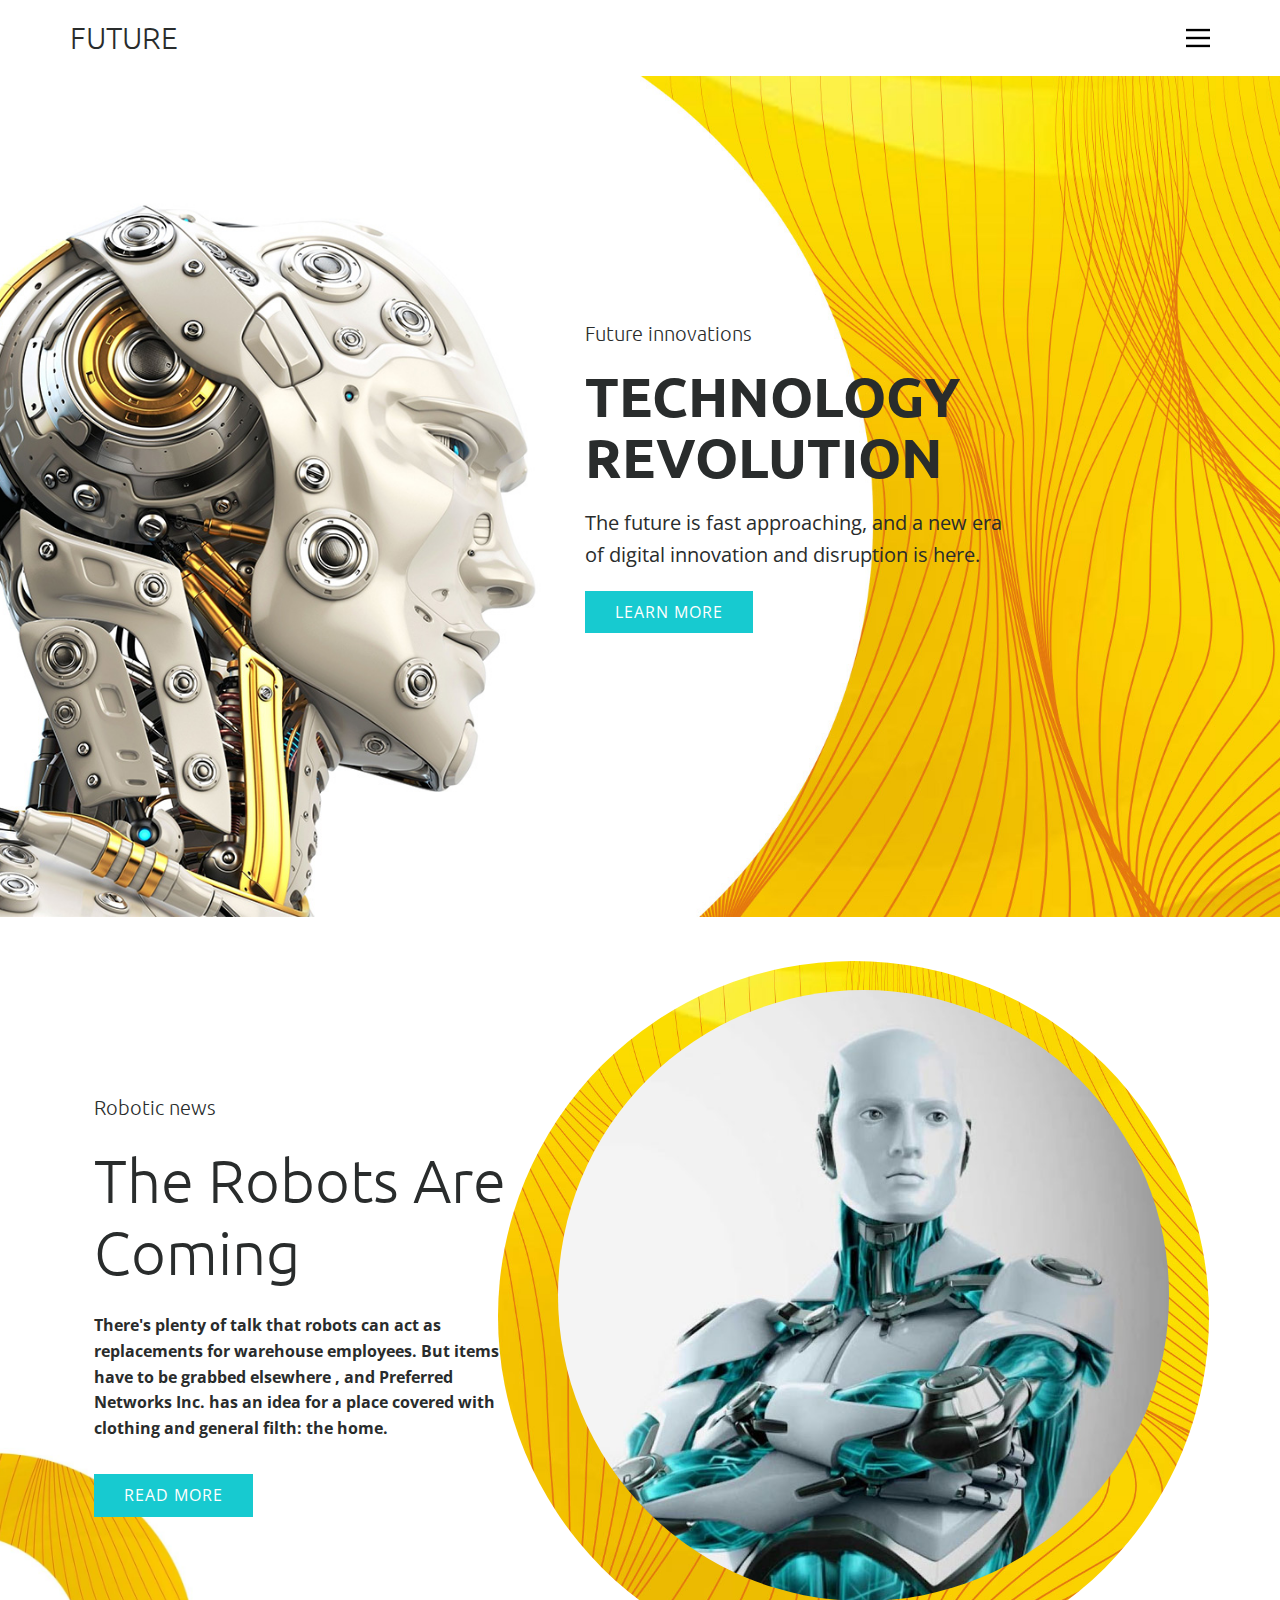
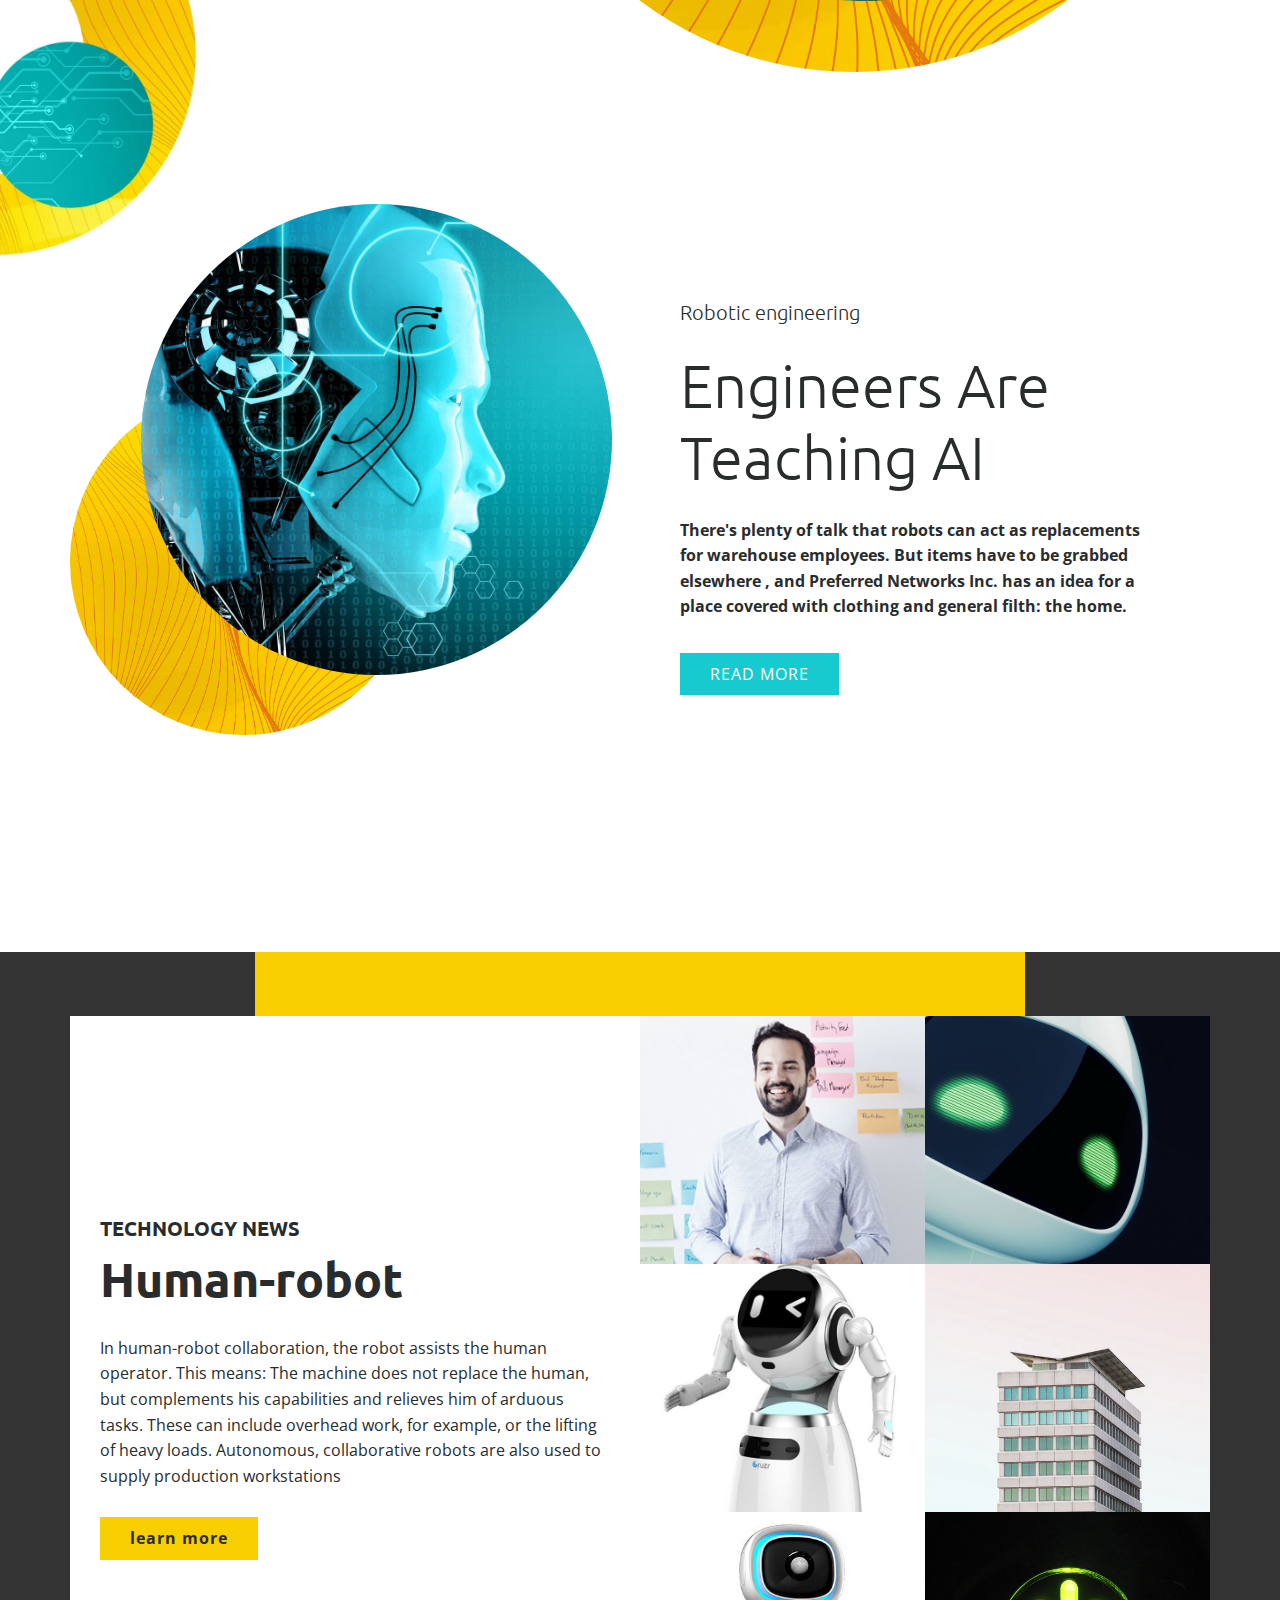
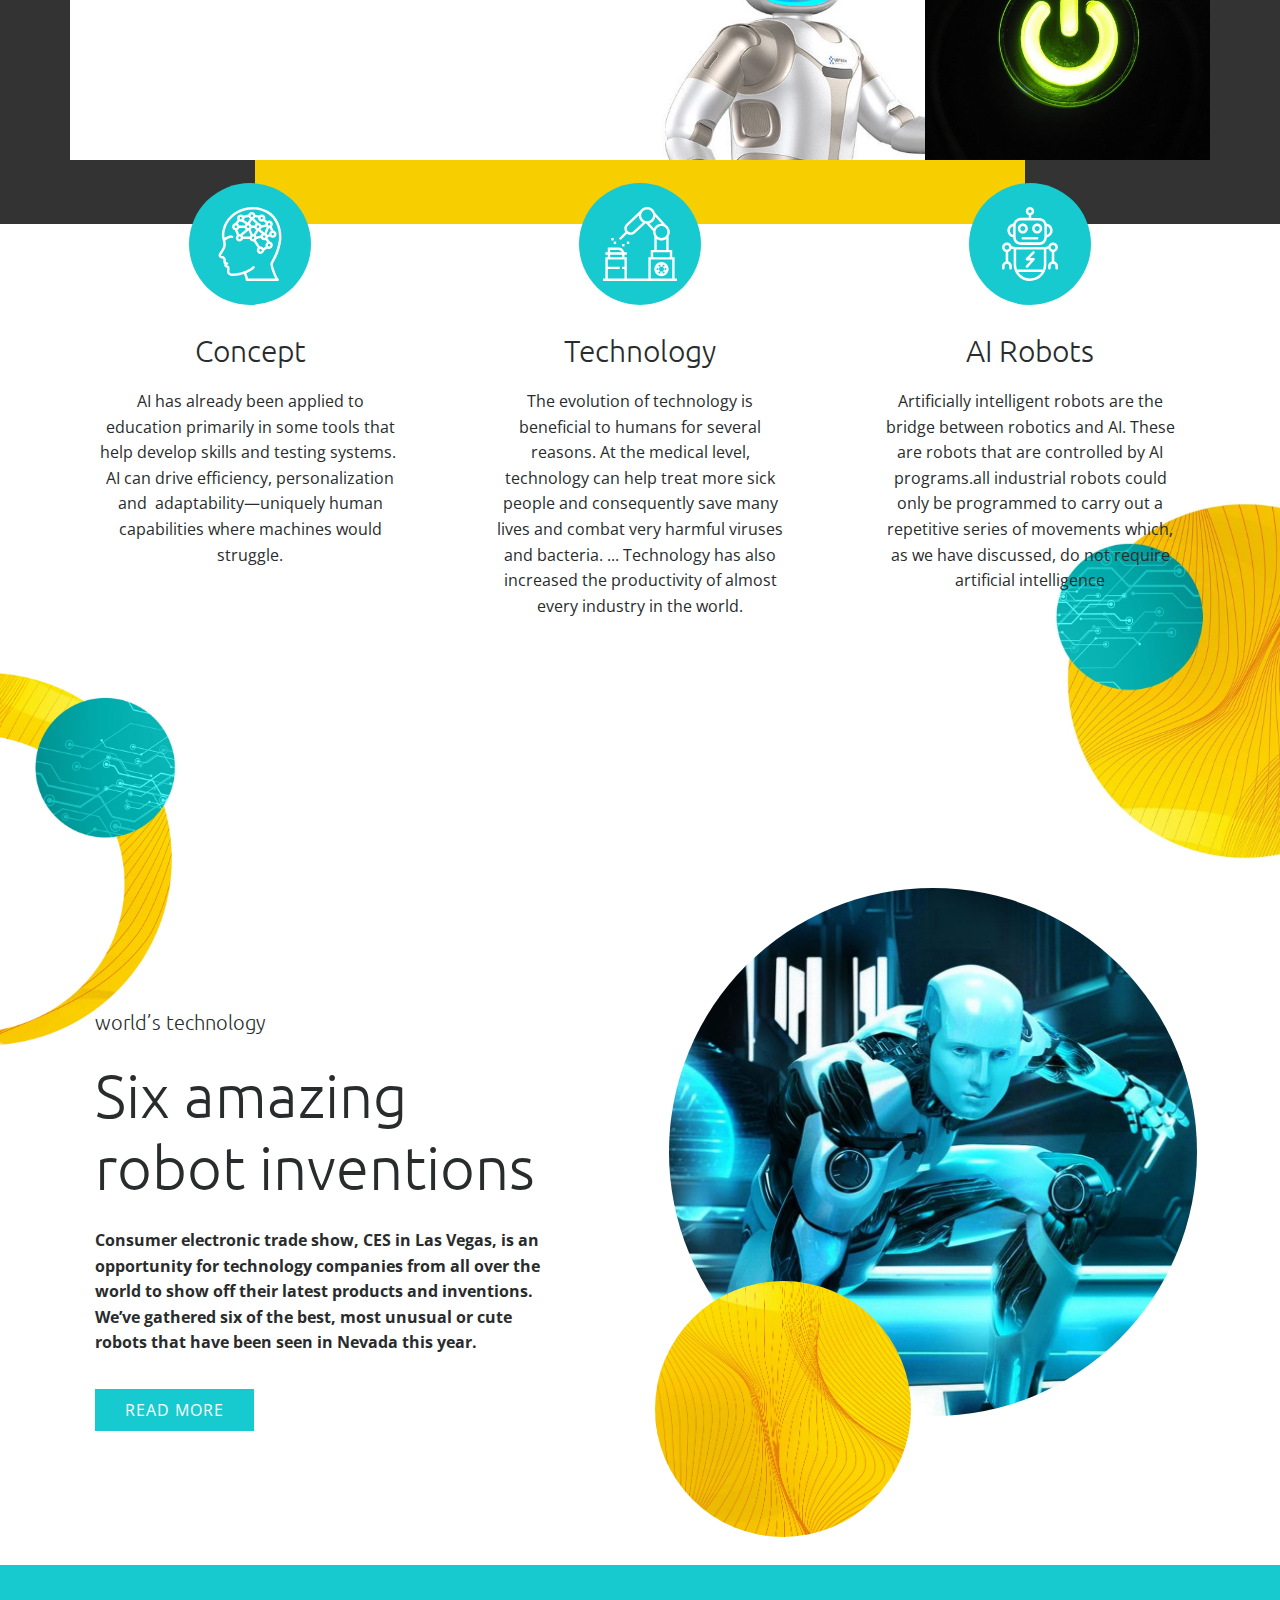
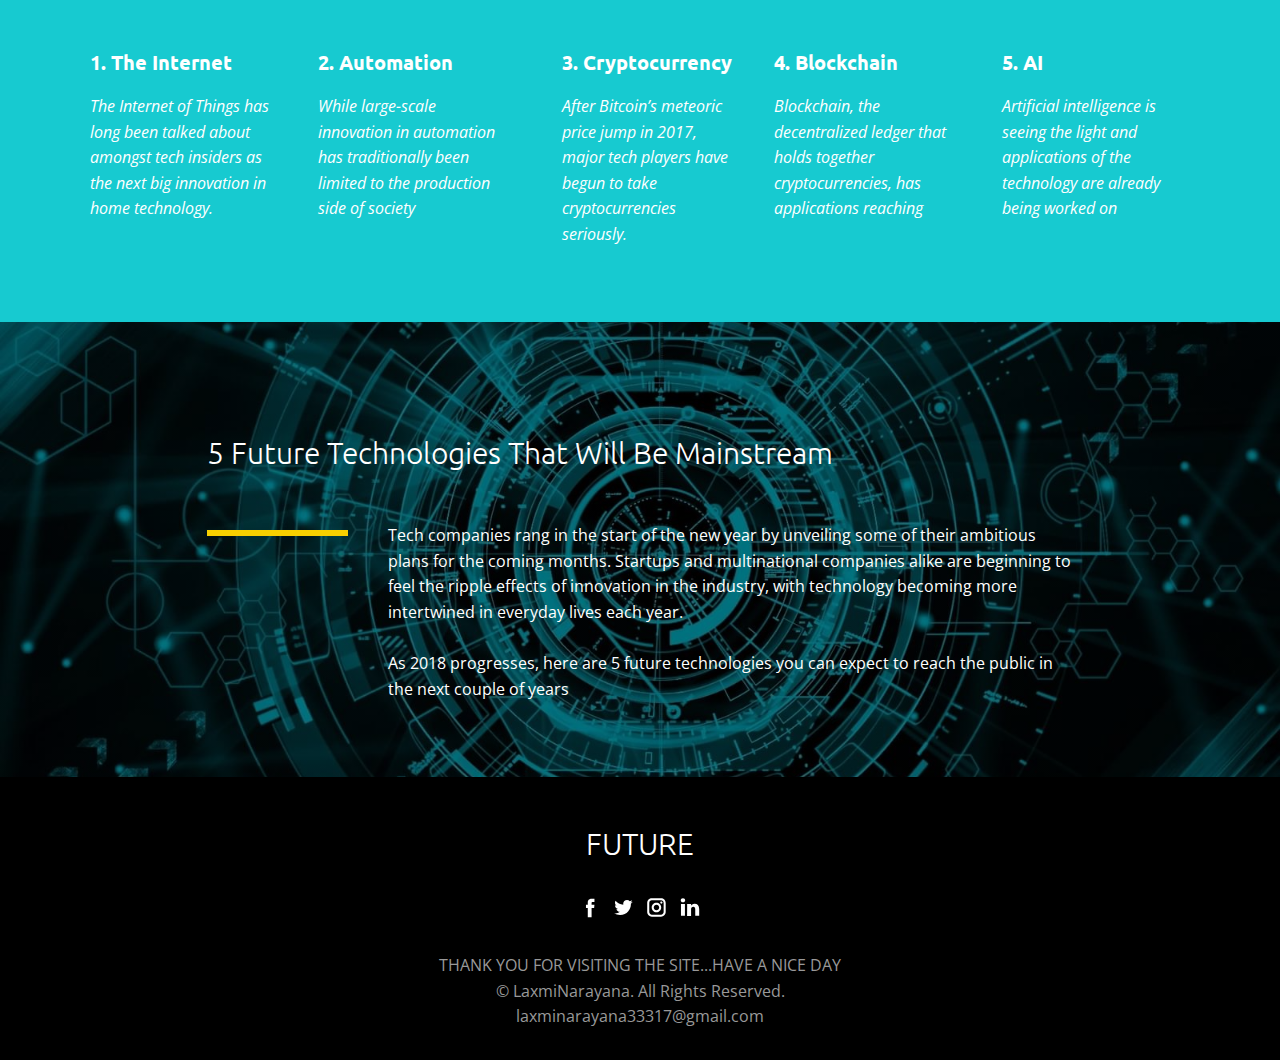
<file: Static Website/Home.html>
<!DOCTYPE html>
<html style="font-size: 16px;">
  <head>
    <meta name="viewport" content="width=device-width, initial-scale=1.0">
    <meta charset="utf-8">
    <meta name="keywords" content="Technology Revolution, The Robots Are Coming, Engineers Are Teaching AI, The Robots Are Coming, Six amazing robot inventions">
    <meta name="description" content="">
    <meta name="page_type" content="np-template-header-footer-from-plugin">
    <title>Home</title>
    <link rel="stylesheet" href="nicepage.css" media="screen">
<link rel="stylesheet" href="Home.css" media="screen">
    <script class="u-script" type="text/javascript" src="jquery.js" defer=""></script>
    <script class="u-script" type="text/javascript" src="nicepage.js" defer=""></script>
    <meta name="generator" content="Nicepage 3.9.3, nicepage.com">
    <link id="u-theme-google-font" rel="stylesheet" href="https://fonts.googleapis.com/css?family=Ubuntu:300,300i,400,400i,500,500i,700,700i|Open+Sans:300,300i,400,400i,600,600i,700,700i,800,800i">
    
    
    
    
    
    
    
    
    
    <script type="application/ld+json">{
		"@context": "http://schema.org",
		"@type": "Organization",
		"name": "",
		"url": "index.html",
		"sameAs": []
}</script>
    <meta property="og:title" content="Home">
    <meta property="og:type" content="website">
    <meta name="theme-color" content="#f7cf00">
    <link rel="canonical" href="index.html">
    <meta property="og:url" content="index.html">
  </head>
  <body class="u-body"><header class="u-clearfix u-header u-header" id="sec-d5ff"><div class="u-clearfix u-sheet u-sheet-1">
        <nav class="u-align-left u-menu u-menu-dropdown u-nav-spacing-25 u-offcanvas u-menu-1" data-responsive-from="XL">
          <div class="menu-collapse">
            <a class="u-button-style u-nav-link u-text-black" href="#" style="padding: 4px 0px; font-size: calc(1em + 8px);">
              <svg class="u-svg-link" preserveAspectRatio="xMidYMin slice" viewBox="0 0 302 302" style="undefined"><use xmlns:xlink="http://www.w3.org/1999/xlink" xlink:href="#svg-7b92"></use></svg>
              <svg xmlns="http://www.w3.org/2000/svg" xmlns:xlink="http://www.w3.org/1999/xlink" version="1.1" id="svg-7b92" x="0px" y="0px" viewBox="0 0 302 302" style="enable-background:new 0 0 302 302;" xml:space="preserve" class="u-svg-content"><g><rect y="36" width="302" height="30"></rect><rect y="236" width="302" height="30"></rect><rect y="136" width="302" height="30"></rect>
</g><g></g><g></g><g></g><g></g><g></g><g></g><g></g><g></g><g></g><g></g><g></g><g></g><g></g><g></g><g></g></svg>
            </a>
          </div>
          <div class="u-nav-container">
            <ul class="u-nav u-spacing-25 u-unstyled"><li class="u-nav-item"><a class="u-button-style u-nav-link" href="Home.html" style="padding: 8px 0px;">Home</a>
</li><li class="u-nav-item"><a class="u-button-style u-nav-link" href="About.html" style="padding: 8px 0px;">About</a>
</li><li class="u-nav-item"><a class="u-button-style u-nav-link" href="Contact.html" style="padding: 8px 0px;">Contact</a>
</li></ul>
          </div>
          <div class="u-nav-container-collapse">
            <div class="u-align-center u-black u-container-style u-inner-container-layout u-opacity u-opacity-95 u-sidenav">
              <div class="u-sidenav-overflow">
                <div class="u-menu-close"></div>
                <ul class="u-align-center u-nav u-popupmenu-items u-unstyled u-nav-2"><li class="u-nav-item"><a class="u-button-style u-nav-link" href="Home.html">Home</a>
</li><li class="u-nav-item"><a class="u-button-style u-nav-link" href="About.html">About</a>
</li><li class="u-nav-item"><a class="u-button-style u-nav-link" href="Contact.html">Contact</a>
</li></ul>
              </div>
            </div>
            <div class="u-black u-menu-overlay u-opacity u-opacity-70"></div>
          </div>
        </nav>
        <h3 class="u-headline u-text u-text-1">
          <a href="/">FUTURE</a>
        </h3>
      </div></header> 
    <section class="u-clearfix u-valign-middle-lg u-valign-middle-md u-valign-middle-sm u-section-1" id="carousel_c23b">
      <div class="u-clearfix u-expanded-width u-layout-wrap u-layout-wrap-1">
        <div class="u-layout">
          <div class="u-layout-row">
            <div class="u-container-style u-image u-layout-cell u-left-cell u-size-30 u-image-1">
              <div class="u-container-layout"></div>
            </div>
            <div class="u-container-style u-image u-layout-cell u-right-cell u-size-30 u-image-2">
              <div class="u-container-layout u-valign-middle-lg u-valign-middle-md u-container-layout-2">
                <div class="u-border-no-bottom u-border-no-left u-border-no-right u-border-no-top u-container-style u-group u-group-1">
                  <div class="u-container-layout u-valign-middle-md u-valign-middle-sm u-valign-middle-xs u-container-layout-3">
                    <h5 class="u-text u-text-1">Future innovations</h5>
                    <h1 class="u-text u-title u-text-2">Technology Revolution</h1>
                    <p class="u-large-text u-text u-text-variant u-text-3">The future is fast approaching, and a new era of digital innovation and disruption is here.</p>
                    <a href="https://blog.esrc.ac.uk/2018/12/10/the-technology-revolution/" class="u-border-none u-btn u-button-style u-palette-2-base u-btn-1" target="_blank">learn more</a>
                  </div>
                </div>
              </div>
            </div>
          </div>
        </div>
      </div>
    </section>
    <section class="u-clearfix u-section-2" id="sec-f998">
      <img src="images/2.jpg" alt="" class="u-image u-image-default u-image-1" data-image-width="693" data-image-height="1080">
      <div class="u-clearfix u-expanded-width-md u-expanded-width-sm u-expanded-width-xs u-gutter-30 u-layout-wrap u-layout-wrap-1">
        <div class="u-layout">
          <div class="u-layout-row">
            <div class="u-container-style u-layout-cell u-left-cell u-size-28 u-layout-cell-1">
              <div class="u-container-layout u-valign-middle u-container-layout-1">
                <h5 class="u-text u-text-1">Robotic news</h5>
                <h2 class="u-text u-text-2">The Robots Are Coming</h2>
                <p class="u-text u-text-3">There's plenty of talk that robots can act as replacements for warehouse employees. But items have to be grabbed elsewhere , and Preferred Networks Inc. has an idea for a place covered with clothing and general filth: the
                                    home. </p>
                <a href="https://www.popularmechanics.com/technology/robots/a23846041/robot-clean-your-room/" class="u-border-none u-btn u-button-style u-palette-2-base u-btn-1" title="robots" target="_blank">read more</a>
              </div>
            </div>
            <div class="u-container-style u-layout-cell u-right-cell u-size-32 u-layout-cell-2">
              <div class="u-container-layout">
                <div class="u-expanded-width-xs u-image u-image-circle u-image-2"></div>
                <div class="u-image u-image-circle u-image-3"></div>
              </div>
            </div>
          </div>
        </div>
      </div>
    </section>
    <section class="u-clearfix u-section-3" id="carousel_7661">
      <div class="u-clearfix u-sheet u-sheet-1">
        <div class="u-clearfix u-expanded-width u-gutter-30 u-layout-wrap u-layout-wrap-1">
          <div class="u-gutter-0 u-layout">
            <div class="u-layout-row">
              <div class="u-container-style u-layout-cell u-left-cell u-size-30 u-layout-cell-1">
                <div class="u-container-layout u-valign-middle-xl">
                  <div class="u-image u-image-circle u-image-1"></div>
                  <div class="u-image u-image-circle u-image-2"></div>
                </div>
              </div>
              <div class="u-container-style u-layout-cell u-right-cell u-size-30 u-layout-cell-2">
                <div class="u-container-layout u-valign-middle-lg u-valign-middle-sm u-valign-middle-xl u-valign-middle-xs u-valign-top-md u-container-layout-2">
                  <h5 class="u-text u-text-1">Robotic engineering</h5>
                  <h2 class="u-text u-text-2">Engineers Are Teaching AI</h2>
                  <p class="u-text u-text-3">There's plenty of talk that robots can act as replacements for warehouse employees. But items have to be grabbed elsewhere , and Preferred Networks Inc. has an idea for a place covered with clothing and general filth: the
                                    home. </p>
                  <a href="https://www.popularmechanics.com/technology/robots/a21058742/scientists-are-teaching-ai-to-do-household-chores/" class="u-border-none u-btn u-button-style u-palette-2-base u-btn-1" title="robots" target="_blank">read more</a>
                </div>
              </div>
            </div>
          </div>
        </div>
      </div>
    </section>
    <section class="u-clearfix u-grey-80 u-section-4" id="carousel_e80c">
      <div class="u-clearfix u-sheet u-valign-middle u-sheet-1">
        <div class="u-absolute-hcenter u-expanded-height u-palette-1-base u-shape u-shape-rectangle u-shape-1"></div>
        <div class="u-clearfix u-expanded-width u-layout-wrap u-layout-wrap-1">
          <div class="u-gutter-0 u-layout">
            <div class="u-layout-row">
              <div class="u-size-30 u-size-60-md">
                <div class="u-layout-col">
                  <div class="u-align-left u-container-style u-layout-cell u-left-cell u-size-60 u-white u-layout-cell-1">
                    <div class="u-container-layout u-valign-middle u-container-layout-1">
                      <h5 class="u-text u-text-1">Technology News</h5>
                      <h2 class="u-text u-text-2">Human-robot</h2>
                      <p class="u-text u-text-3">In human-robot collaboration, the robot assists the human operator. This means: The machine does not replace the human, but complements his capabilities and relieves him of arduous tasks. These can include overhead work, for example,
                        or the lifting of heavy loads. Autonomous, collaborative robots are also used to supply production workstations</p>
                      <a href="https://www.wevolver.com/article/humanrobot.collaboration.3.case.studies" class="u-border-none u-btn u-button-style u-palette-1-base u-btn-1" target="_blank">learn more</a>
                    </div>
                  </div>
                </div>
              </div>
              <div class="u-size-30 u-size-60-md">
                <div class="u-layout-col">
                  <div class="u-size-20">
                    <div class="u-layout-row">
                      <div class="u-container-style u-image u-layout-cell u-size-30 u-image-1">
                        <div class="u-container-layout"></div>
                      </div>
                      <div class="u-container-style u-image u-layout-cell u-right-cell u-size-30 u-image-2">
                        <div class="u-container-layout"></div>
                      </div>
                    </div>
                  </div>
                  <div class="u-size-20">
                    <div class="u-layout-row">
                      <div class="u-container-style u-image u-layout-cell u-size-30 u-image-3">
                        <div class="u-container-layout"></div>
                      </div>
                      <div class="u-container-style u-image u-layout-cell u-right-cell u-size-30 u-image-4">
                        <div class="u-container-layout"></div>
                      </div>
                    </div>
                  </div>
                  <div class="u-size-20">
                    <div class="u-layout-row">
                      <div class="u-container-style u-image u-layout-cell u-size-30 u-image-5">
                        <div class="u-container-layout"></div>
                      </div>
                      <div class="u-container-style u-image u-layout-cell u-right-cell u-size-30 u-image-6">
                        <div class="u-container-layout"></div>
                      </div>
                    </div>
                  </div>
                </div>
              </div>
            </div>
          </div>
        </div>
      </div>
    </section>
    <section class="u-clearfix u-section-5" id="sec-22e2">
      <img src="images/46.jpg" alt="" class="u-image u-image-default u-image-1" data-image-width="671" data-image-height="1080">
      <div class="u-clearfix u-gutter-30 u-layout-spacing-vertical u-layout-wrap u-layout-wrap-1">
        <div class="u-layout">
          <div class="u-layout-row">
            <div class="u-container-style u-layout-cell u-left-cell u-size-20 u-size-20-md u-layout-cell-1">
              <div class="u-container-layout u-valign-middle-xs u-container-layout-1"><span class="u-icon u-icon-circle u-palette-2-base u-spacing-24 u-text-body-alt-color u-icon-1"><svg class="u-svg-link" preserveAspectRatio="xMidYMin slice" viewBox="0 0 512.157 512.157"><use xmlns:xlink="http://www.w3.org/1999/xlink" xlink:href="#svg-70b5"></use></svg><svg xmlns="http://www.w3.org/2000/svg" xmlns:xlink="http://www.w3.org/1999/xlink" version="1.1" id="svg-70b5" x="0px" y="0px" viewBox="0 0 512.157 512.157" style="enable-background:new 0 0 512.157 512.157;" xml:space="preserve" class="u-svg-content"><g transform="translate(-1 -1)"><g><g><path d="M470.991,248.578c13.333-72.417-8.433-171.963-87.742-219.4C333.158,1.078,274.075-6.357,218.583,8.457     C141.716,29.012,85.216,84.17,67.449,156.003c-3.961,14.57-5.64,29.666-4.975,44.75c0.851,9.359,2.578,18.618,5.159,27.654     c3.473,11.5,5.193,23.458,5.1,35.471c-0.358,14.3-10.208,29.137-18.908,42.229c-9.484,14.287-17.675,26.625-12.925,38.004     c4.508,7.713,12.442,12.795,21.333,13.667c0.512,0.092,1.03,0.145,1.55,0.158c2.376-0.291,4.758,0.497,6.491,2.149     s2.635,3.993,2.459,6.38c0,17.733,0.442,26.883,7.767,31.079c-0.639,1.334-1.085,2.753-1.325,4.212     c-0.736,5.006,1.067,10.049,4.808,13.454c3.72,3.603,8.433,6.009,13.533,6.908c0.358,0.083,0.7,0.146,1.033,0.225     c0.202,1.269,0.291,2.553,0.267,3.838c-0.061,3.173-0.286,6.342-0.675,9.492c-1.417,13.65-3.358,32.346,23.95,41.271     c5.481,1.532,11.162,2.223,16.85,2.05c25.858-1.148,51.413-6.047,75.863-14.542c7.059,12.31,11.315,26.026,12.462,40.171     c-0.001,2.263,0.898,4.434,2.499,6.035c1.6,1.6,3.771,2.499,6.035,2.499h213.333c3.649-0.045,6.86-2.422,7.967-5.9     c1.122-3.526-0.1-7.376-3.05-9.609c-8.829-6.704-38.068-77.335-38.967-102.705c2.577-5.851,6.029-12.421,10.117-20.053     C447.459,335.662,462.94,292.958,470.991,248.578z M397.953,394.086c0.217,20.408,18.615,74.332,34.421,102.005H243.61     c-2.125-13.075-6.361-25.717-12.543-37.432c24.724-9.69,46.503-22.149,56.957-35.822c2.845-3.747,2.123-9.09-1.616-11.946     c-3.738-2.857-9.083-2.15-11.951,1.579c-24.15,31.6-124.633,55.592-147.067,48.254c-14.208-4.646-13.642-10.1-12.275-23.283     c0.453-3.737,0.709-7.495,0.767-11.258c0-14.379-5.8-18.671-14.517-20.692c-1.645-0.235-3.216-0.842-4.592-1.775     c1.675-1.601,3.576-2.947,5.642-3.996c3.562-1.75,5.448-5.724,4.55-9.59s-4.34-6.603-8.309-6.606c-3.083,0-6.508,0-8.308-0.225     c-0.542-5.594-0.726-11.216-0.55-16.833c0.167-6.729-2.391-13.24-7.093-18.056c-4.702-4.816-11.151-7.529-17.882-7.523     c-6.15-1.296-8.017-2.963-8.175-3.35c-1.242-2.962,6.983-15.337,11.4-21.987c9.475-14.267,21.267-32.025,21.75-51.237     c0.239-10.661-0.947-21.306-3.527-31.653c9.305-8.188,20.286-14.244,32.177-17.743c4.237-0.74,8.591-0.435,12.683,0.887     c4.543,1.252,9.24-1.416,10.492-5.958c1.252-4.543-1.416-9.24-5.958-10.492c-6.72-2.068-13.844-2.458-20.75-1.138     c-12.059,3.072-23.329,8.669-33.065,16.421c-1.166-4.971-1.955-10.023-2.36-15.113c-0.578-13.298,0.949-26.604,4.525-39.425     c16.5-66.688,67.15-115.95,138.983-135.159c51.027-13.685,105.38-6.908,151.484,18.888     c72.325,43.254,92.025,134.854,79.725,201.658c-7.669,42.662-22.567,83.702-44.05,121.35     c-4.692,8.754-8.742,16.313-11.667,23.308C397.996,391.396,397.811,392.748,397.953,394.086z"></path><path d="M414.89,268.074c1.221-13.163-7.79-25.088-20.787-27.508l-16.341-22.651c1.002-1.848,1.77-3.814,2.286-5.853     l15.825-6.328c7.309,8.32,19.147,10.982,29.313,6.591c10.166-4.391,16.344-14.834,15.298-25.859s-9.08-20.118-19.891-22.518     l-12.82-25.573c8.993-9.163,9.77-23.584,1.812-33.659c-7.958-10.076-22.166-12.662-33.163-6.036l-14.296-11.869     c1.082-2.828,1.648-5.826,1.672-8.854c0.023-10.455-6.328-19.869-16.031-23.762c-9.703-3.894-20.8-1.481-28.01,6.09     l-25.299-6.324c-3.03-10.974-12.982-18.6-24.367-18.669c-11.385-0.069-21.429,7.435-24.592,18.371l-33.81,6.762     c-8.819-9.51-23.375-10.877-33.81-3.174c-10.435,7.702-13.418,22.014-6.93,33.244l-16.567,22.063     c-11.872,2.146-20.62,12.311-20.973,24.37c-0.353,12.059,7.786,22.718,19.512,25.555l13.699,33.819     c-7.516,7.378-9.735,18.612-5.589,28.295c4.146,9.682,13.808,15.829,24.334,15.481s19.762-7.118,23.26-17.053h45.813     c3.825,11.766,15.761,18.89,27.932,16.672l28.329,43.091c-7.268,8.058-8.649,19.828-3.445,29.35     c5.204,9.521,15.858,14.714,26.564,12.947c10.706-1.767,19.126-10.107,20.995-20.796l21.147-16.903     c4.024,2.537,8.681,3.891,13.438,3.907C402.619,291.302,413.67,281.238,414.89,268.074z M414.999,180.357     c4.268-0.009,7.886,3.137,8.47,7.364c0.585,4.227-2.044,8.237-6.153,9.387s-8.437-0.913-10.132-4.83     c-0.029-0.078-0.013-0.159-0.044-0.237l-0.054-0.083c-0.397-0.975-0.608-2.015-0.621-3.068     C406.471,184.18,410.288,180.362,414.999,180.357z M381.045,118.889c0.819-3.961,4.31-6.802,8.355-6.799     c4.713,0,8.533,3.82,8.533,8.533s-3.82,8.533-8.533,8.533c-1.056-0.013-2.099-0.224-3.077-0.622l-0.073-0.048     c-0.075-0.03-0.154-0.014-0.231-0.043C382.303,126.842,380.225,122.851,381.045,118.889z M372.556,139.75L372.556,139.75     l-15.769,39.428l-27.643-22.114c3.75-3.199,6.49-7.418,7.89-12.145l33.81-6.762C371.381,138.726,371.968,139.232,372.556,139.75z      M363.471,208.263c-1.149,4.104-5.152,6.73-9.375,6.148c-4.222-0.582-7.367-4.191-7.363-8.454     c0.005-4.711,3.822-8.529,8.533-8.533c1.056,0.013,2.099,0.224,3.077,0.622l0.073,0.048c0.077,0.031,0.158,0.018,0.235,0.046     C362.562,199.836,364.62,204.158,363.471,208.263z M338.199,69.424c4.713,0,8.533,3.82,8.533,8.533s-3.821,8.533-8.533,8.533     s-8.533-3.82-8.533-8.533C329.671,73.246,333.488,69.429,338.199,69.424z M293.293,71.26l19.491,4.873     c-0.045,0.614-0.184,1.2-0.184,1.825c0.015,14.132,11.468,25.585,25.6,25.6c4.576-0.024,9.061-1.287,12.976-3.656l14.297,11.869     c-1.082,2.828-1.649,5.826-1.673,8.854c0,0.516,0.123,0.999,0.152,1.508l-27.792,5.558c-3.485-8.112-10.903-13.857-19.629-15.202     l-31.244-31.243C288.756,78.646,291.511,75.211,293.293,71.26z M321.133,137.691c0,4.713-3.82,8.533-8.533,8.533     c-4.711-0.005-8.529-3.822-8.533-8.533c0-4.713,3.82-8.533,8.533-8.533S321.133,132.978,321.133,137.691z M269.933,52.357     c4.713,0,8.533,3.82,8.533,8.533s-3.82,8.533-8.533,8.533s-8.533-3.82-8.533-8.533C261.404,56.18,265.222,52.362,269.933,52.357z      M271.624,91.72l25.62,25.617c-3.983,3.009-6.998,7.118-8.672,11.82H268.36c-2.015-5.65-5.953-10.411-11.125-13.451     L271.624,91.72z M218.581,76.45l27.792-5.558c2.181,5.03,5.917,9.23,10.658,11.983l-15.49,25.817L214.763,91.51     c2.58-4.051,3.956-8.751,3.97-13.553C218.733,77.441,218.61,76.958,218.581,76.45z M252.866,137.691     c0,4.713-3.82,8.533-8.533,8.533c-4.711-0.005-8.529-3.822-8.533-8.533c0-4.713,3.82-8.533,8.533-8.533     S252.866,132.978,252.866,137.691z M193.133,69.424c4.713,0,8.533,3.82,8.533,8.533s-3.82,8.533-8.533,8.533     s-8.533-3.82-8.533-8.533C184.604,73.246,188.422,69.429,193.133,69.424z M183.845,101.75c5.199,2.144,10.987,2.389,16.349,0.693     l26.347,16.905c-2.804,2.747-4.938,6.104-6.235,9.809h-37.279c-1.863-5.282-5.405-9.809-10.085-12.886L183.845,101.75z      M158.999,146.224c-4.713,0-8.533-3.82-8.533-8.533c0.005-4.711,3.822-8.529,8.533-8.533c4.713,0,8.533,3.82,8.533,8.533     S163.712,146.224,158.999,146.224z M184.599,223.024c-4.713,0-8.533-3.821-8.533-8.533c0-4.713,3.82-8.533,8.533-8.533     s8.533,3.821,8.533,8.533C193.128,219.202,189.31,223.019,184.599,223.024z M189.452,189.381     c-1.598-0.318-3.224-0.482-4.853-0.491c-0.845,0-1.643,0.169-2.467,0.25l-11.628-28.707c5.839-2.959,10.32-8.045,12.522-14.209     h37.279c1.537,4.298,4.198,8.105,7.706,11.024L189.452,189.381z M254.439,205.957h-45.813c-0.911-2.556-2.226-4.95-3.894-7.09     l41.909-34.924l14.271,32.008C257.996,198.729,255.778,202.158,254.439,205.957z M268.36,146.224h20.213     c2.015,5.65,5.953,10.411,11.125,13.451l-17.742,29.569c-1.154-0.198-2.319-0.316-3.489-0.353c-0.661,0-1.282,0.146-1.931,0.195     l-14.649-32.855C264.803,153.452,267.021,150.023,268.36,146.224z M278.466,223.024c-4.713,0-8.533-3.821-8.533-8.533     c0-4.713,3.821-8.533,8.533-8.533c4.713,0,8.533,3.821,8.533,8.533C286.995,219.202,283.177,223.019,278.466,223.024z      M314.891,167.52l23.831,19.065c-3.749,3.2-6.49,7.419-7.89,12.145l-28.806,5.761c-1.187-2.727-2.839-5.226-4.883-7.386     L314.891,167.52z M329.666,308.357c-4.713,0-8.533-3.82-8.533-8.533s3.82-8.533,8.533-8.533s8.533,3.82,8.533,8.533     C338.195,304.535,334.377,308.353,329.666,308.357z M363.799,265.691c0.031,2.851,0.544,5.676,1.517,8.356l-14.405,11.515     c-5.386-8.413-15.323-12.737-25.15-10.943l-28.329-43.091c2.531-2.822,4.399-6.173,5.468-9.809l28.806-5.761     c5.492,12.971,20.439,19.057,33.429,13.611l10.527,14.592C368.288,248.839,363.814,256.958,363.799,265.691z M372.11,186.831     l16.282-40.709c0.341,0.014,0.662,0.102,1.007,0.102c1.028-0.04,2.053-0.144,3.069-0.31l10.332,20.611     c-8.226,4.438-13.368,13.019-13.401,22.366c0,0.346,0.089,0.667,0.102,1.01l-11.473,4.587     C376.561,191.583,374.552,188.984,372.11,186.831z M389.399,274.224c-4.713,0-8.533-3.82-8.533-8.533     c0.005-4.711,3.822-8.529,8.533-8.533c4.713,0,8.533,3.82,8.533,8.533S394.112,274.224,389.399,274.224z"></path>
</g>
</g>
</g><g></g><g></g><g></g><g></g><g></g><g></g><g></g><g></g><g></g><g></g><g></g><g></g><g></g><g></g><g></g></svg></span>
                <h3 class="u-align-center u-text u-text-1">Concept</h3>
                <p class="u-align-center u-text u-text-2">AI has already been applied to education primarily in some tools that help develop skills and testing systems.&nbsp; AI can drive efficiency, personalization and&nbsp; adaptability—uniquely human capabilities where machines would struggle.</p>
              </div>
            </div>
            <div class="u-container-style u-layout-cell u-size-20 u-size-20-md u-layout-cell-2">
              <div class="u-container-layout u-valign-middle-xs u-container-layout-2"><span class="u-icon u-icon-circle u-palette-2-base u-spacing-24 u-text-body-alt-color u-icon-2"><svg class="u-svg-link" preserveAspectRatio="xMidYMin slice" viewBox="0 0 496 496"><use xmlns:xlink="http://www.w3.org/1999/xlink" xlink:href="#svg-a95a"></use></svg><svg xmlns="http://www.w3.org/2000/svg" xmlns:xlink="http://www.w3.org/1999/xlink" version="1.1" id="svg-a95a" x="0px" y="0px" viewBox="0 0 496 496" style="enable-background:new 0 0 496 496;" xml:space="preserve" class="u-svg-content"><g><g><g><rect x="72" y="232" width="16" height="16"></rect><rect x="56" y="208" width="16" height="16"></rect><rect x="128" y="248" width="16" height="16"></rect><rect x="160" y="232" width="16" height="16"></rect><path d="M392,464c26.472,0,48-21.528,48-48s-21.528-48-48-48s-48,21.528-48,48S365.528,464,392,464z M361.288,407.512     l12.856,7.424l8-13.856L369.2,393.6c4-4.072,9.104-6.984,14.8-8.464V400h16v-14.864c5.688,1.48,10.8,4.392,14.8,8.464     l-12.936,7.472l8,13.856l12.856-7.424c0.744,2.728,1.28,5.536,1.28,8.496c0,2.96-0.536,5.768-1.288,8.488l-12.856-7.424     l-8,13.856l12.944,7.48c-4,4.072-9.112,6.984-14.8,8.464V432h-16v14.864c-5.688-1.48-10.8-4.392-14.8-8.464l12.936-7.472     l-8-13.856l-12.856,7.424c-0.744-2.728-1.28-5.536-1.28-8.496C360,413.04,360.536,410.232,361.288,407.512z"></path><path d="M480,480V336h-16v-48h-24v-91.304c5.048-8.408,8-18.2,8-28.696c0-19.864-10.432-37.304-26.064-47.248l-72.312-80.808     C342.704,16.872,321.296,0,296,0c-19.648,0-36.936,10.2-46.936,25.56l-93.16,88.496c-8.312,7.896-12.976,18.56-13.128,30.024     c-0.104,8.352,2.256,16.32,6.648,23.184l-43.08,43.08l11.312,11.312l42.832-42.832c7.312,5.256,15.848,8.016,24.456,8.008     c10.232,0,20.488-3.728,28.608-11.224l70.368-64.96c2.408,0.536,4.872,0.904,7.392,1.112l44.976,50.592     C336.096,164.216,336,166.096,336,168c0,10.496,2.96,20.288,8,28.696V288h-24v48h-16v144H160V336h-16v-16h16v-16h-16.808     c-3.72-18.232-19.872-32-39.192-32H32v32H16v16h16v16H16v144H0v16h16h144h144h176h16v-16H480z M48,288h56     c10.416,0,19.216,6.712,22.528,16H48V288z M48,320h80v16H48V320z M144,400h-16v16h16v64H32v-64h80v-16H32v-48h112V400z M432,168     c0,22.056-17.944,40-40,40c-22.056,0-40-17.944-40-40c0-22.056,17.944-40,40-40C414.056,128,432,145.944,432,168z M424,213.888     V288h-64v-74.112C369.08,220.24,380.104,224,392,224S414.92,220.24,424,213.888z M202.704,163.848     c-10.368,9.568-26.28,9.256-36.256-0.72c-5.032-5.032-7.76-11.728-7.664-18.84s2.984-13.736,8.144-18.632l73.088-69.44     c0.08,20.352,11.096,38.128,27.44,47.864L202.704,163.848z M295.944,96C273.912,95.96,256,78.032,256,56     c0-22.056,17.944-40,40-40c22.056,0,40,17.944,40,40c0,22.04-17.928,39.976-39.968,40H295.944z M341.44,144.088l-30.4-34.2     c20.568-5.752,36.36-22.952,40.072-44.288l41.544,46.432c-0.216,0-0.432-0.032-0.656-0.032     C369.688,112,350.432,125.152,341.44,144.088z M336,304h8h96h8v32H336V304z M464,480H320V352h144V480z"></path>
</g>
</g>
</g><g></g><g></g><g></g><g></g><g></g><g></g><g></g><g></g><g></g><g></g><g></g><g></g><g></g><g></g><g></g></svg></span>
                <h3 class="u-align-center u-text u-text-3">Technology</h3>
                <p class="u-align-center u-text u-text-4">The evolution of technology is beneficial to humans for several reasons. At the medical level, technology can help treat more sick people and consequently save many lives and combat very harmful viruses and bacteria. ... Technology has also increased the productivity of almost every industry in the world.</p>
              </div>
            </div>
            <div class="u-align-center-sm u-align-center-xs u-container-style u-layout-cell u-right-cell u-size-20 u-size-20-md u-layout-cell-3">
              <div class="u-container-layout u-valign-middle-sm u-valign-middle-xs u-container-layout-3"><span class="u-icon u-icon-circle u-palette-2-base u-spacing-24 u-text-body-alt-color u-icon-3"><svg class="u-svg-link" preserveAspectRatio="xMidYMin slice" viewBox="0 0 471.477 471.477"><use xmlns:xlink="http://www.w3.org/1999/xlink" xlink:href="#svg-4d8e"></use></svg><svg xmlns="http://www.w3.org/2000/svg" xmlns:xlink="http://www.w3.org/1999/xlink" version="1.1" id="svg-4d8e" x="0px" y="0px" viewBox="0 0 471.477 471.477" style="enable-background:new 0 0 471.477 471.477;" xml:space="preserve" class="u-svg-content"><g><g><path d="M190.024,105.178c-17.673,0-32,14.327-32,32s14.327,32,32,32c17.673,0,32-14.327,32-32S207.697,105.178,190.024,105.178z     M190.024,153.178c-8.837,0-16-7.163-16-16c0.044-8.805,7.195-15.92,16-15.92v-0.08c8.837,0,16,7.163,16,16    S198.861,153.178,190.024,153.178z"></path>
</g>
</g><g><g><path d="M281.544,105.178c-17.673,0-32,14.327-32,32s14.327,32,32,32c17.673,0,32-14.327,32-32S299.217,105.178,281.544,105.178z     M281.544,153.178c-8.837,0-16-7.163-16-16c0.044-8.805,7.195-15.92,16-15.92v-0.08c8.837,0,16,7.163,16,16    S290.381,153.178,281.544,153.178z"></path>
</g>
</g><g><g><path d="M379.097,142.007c-3.452-18.993-18.742-33.603-37.872-36.189c-5.28-19.52-20.48-36.16-51.04-36.16h-46.4v-17.6    c14.034-4.418,21.829-19.377,17.41-33.41c-4.418-14.034-19.377-21.829-33.41-17.41c-14.034,4.418-21.829,19.377-17.41,33.41    c2.613,8.298,9.112,14.798,17.41,17.41v17.2h-46.32c-21.6,0-44.32,9.92-51.2,36.16c-24.381,3.347-41.433,25.825-38.086,50.206    c2.624,19.117,17.255,34.372,36.246,37.794l-0.08,0.4c2.4,35.12,28.48,48,53.04,48h108.8c36.56,0,51.2-24,53.04-48    C367.437,189.416,383.498,166.22,379.097,142.007z M128.104,177.818c-15.11-4.368-23.819-20.158-19.452-35.268    c2.715-9.393,10.059-16.737,19.452-19.452V177.818z M225.144,27.098c0-5.876,4.764-10.64,10.64-10.64    c5.876,0,10.64,4.764,10.64,10.64c0,5.876-4.764,10.64-10.64,10.64C229.908,37.738,225.144,32.974,225.144,27.098z     M327.464,188.058c0,13.92-4.88,37.28-37.28,37.28h-108.72c-13.92,0-37.28-4.88-37.28-37.28l-0.08-64.96    c0-32.48,23.36-37.28,37.28-37.28h108.8c32.48,0,37.28,23.36,37.28,37.28V188.058z M343.144,177.258v-54.72    c12.196,3.52,20.604,14.667,20.64,27.36C363.748,162.591,355.34,173.738,343.144,177.258z"></path>
</g>
</g><g><g><path d="M281.544,190.938h-91.52c-4.418,0-8,3.582-8,8s3.582,8,8,8h91.52c4.418,0,8-3.582,8-8S285.962,190.938,281.544,190.938z"></path>
</g>
</g><g><g><path d="M413.784,256.778L413.784,256.778c-0.153-17.142-14.173-30.915-31.315-30.762c-14.344,0.128-26.732,10.067-29.965,24.042    l-21.36,4.16h-190.72l-21.36-4.16c-3.66-16.748-20.203-27.358-36.951-23.698c-16.748,3.66-27.358,20.203-23.698,36.951    c2.488,11.384,11.141,20.416,22.409,23.388v59.76c-13.533,3.61-22.972,15.834-23.04,29.84v14.16c0,4.418,3.582,8,8,8s8-3.582,8-8    v-14.24c0-8.306,6.734-15.04,15.04-15.04c8.306,0,15.04,6.734,15.04,15.04v14.24c0,4.418,3.582,8,8,8c4.418,0,8-3.582,8-8v-14.24    c-0.068-14.006-9.507-26.23-23.04-29.84v-59.76c10.163-2.738,18.239-10.453,21.44-20.48l13.36,2.64v98.72    c0.016,14.473,3.068,28.781,8.96,42v0.72c23.619,52.357,85.21,75.653,137.566,52.034c23.106-10.424,41.61-28.927,52.034-52.034    l0.4-0.88c5.955-13.151,9.089-27.404,9.2-41.84v-98.72l13.36-2.64c3.201,10.027,11.277,17.742,21.44,20.48v59.76    c-13.533,3.61-22.972,15.834-23.04,29.84v14.24c0,4.418,3.582,8,8,8s8-3.582,8-8v-14.24c0.008-8.306,6.748-15.034,15.054-15.026    c8.295,0.008,15.018,6.731,15.026,15.026v14.24c0,4.418,3.582,8,8,8s8-3.582,8-8v-14.24c-0.068-14.006-9.507-26.23-23.04-29.84    v-59.76C404.18,283.069,413.696,270.829,413.784,256.778z M88.824,271.818c-8.306,0-15.04-6.734-15.04-15.04    c0-8.306,6.734-15.04,15.04-15.04c8.306,0,15.04,6.734,15.04,15.04C103.864,265.084,97.13,271.818,88.824,271.818z     M235.784,455.578c-30.139-0.001-58.182-15.425-74.32-40.88h148.64C293.966,440.152,265.923,455.577,235.784,455.578z     M323.784,367.578c-0.039,10.668-2.018,21.24-5.84,31.2h-164.48c-3.822-9.96-5.801-20.532-5.84-31.2v-97.36h176.16V367.578z     M382.827,271.816c-0.028,0-0.055,0.001-0.083,0.001l-0.16-0.24c-8.306,0-15.04-6.734-15.04-15.04    c0-8.306,6.734-15.04,15.04-15.04c8.306,0,15.04,6.734,15.04,15.04C397.757,264.843,391.132,271.683,382.827,271.816z"></path>
</g>
</g><g><g><path d="M264.085,326.679c-1.465-1.322-3.367-2.056-5.341-2.061h-24l29.44-30.24c2.83-3.393,2.375-8.437-1.018-11.268    c-3.034-2.531-7.461-2.468-10.422,0.148l-42.64,43.84c-3.093,3.155-3.042,8.22,0.113,11.313c1.507,1.477,3.537,2.299,5.647,2.287    h24.64l-30.32,33.76c-2.952,3.272-2.702,8.316,0.56,11.28h0c3.272,2.952,8.316,2.702,11.28-0.56l42.64-47.2    C267.624,334.698,267.365,329.639,264.085,326.679z"></path>
</g>
</g><g></g><g></g><g></g><g></g><g></g><g></g><g></g><g></g><g></g><g></g><g></g><g></g><g></g><g></g><g></g></svg></span>
                <h3 class="u-align-center-lg u-align-center-md u-align-center-xl u-text u-text-5">AI Robots</h3>
                <p class="u-align-center-lg u-align-center-md u-align-center-xl u-text u-text-6">Artificially intelligent robots are the bridge between robotics and AI. These are robots that are controlled by AI programs.all industrial robots could only be programmed to carry out a repetitive series of movements which, as we have discussed, do not require artificial intelligence</p>
              </div>
            </div>
          </div>
        </div>
      </div>
    </section>
    <section class="u-clearfix u-section-6" id="carousel_876e">
      <img src="images/Untitled8.jpg" alt="" class="u-image u-image-default u-image-1">
      <div class="u-clearfix u-gutter-30 u-layout-wrap u-layout-wrap-1">
        <div class="u-gutter-0 u-layout">
          <div class="u-layout-row">
            <div class="u-container-style u-layout-cell u-left-cell u-size-30 u-layout-cell-1">
              <div class="u-container-layout u-container-layout-1">
                <h5 class="u-text u-text-1">world’s technology</h5>
                <h2 class="u-text u-text-2">Six amazing robot inventions</h2>
                <p class="u-text u-text-3">Consumer electronic trade show, CES in Las Vegas, is an opportunity for technology companies from all over the world to show off their latest products and inventions. <br>We’ve gathered six of the best, most unusual or cute robots that have been seen in Nevada this year.
                </p>
                <a href="http://home.bt.com/tech-gadgets/future-tech/six-robots-ces-2018-las-vegas-11364242761382" class="u-border-none u-btn u-button-style u-palette-2-base u-btn-1" title="robots" target="_blank">read more</a>
              </div>
            </div>
            <div class="u-container-style u-layout-cell u-right-cell u-size-30 u-layout-cell-2">
              <div class="u-container-layout">
                <div class="u-image u-image-circle u-image-2"></div>
                <div class="u-image u-image-circle u-image-3"></div>
              </div>
            </div>
          </div>
        </div>
      </div>
    </section>
    <section class="u-clearfix u-palette-2-base u-section-7" id="sec-2d43">
      <div class="u-clearfix u-sheet u-sheet-1">
        <div class="u-clearfix u-expanded-width u-gutter-0 u-layout-wrap u-layout-wrap-1">
          <div class="u-layout">
            <div class="u-layout-row">
              <div class="u-container-style u-layout-cell u-left-cell u-size-12 u-size-60-md u-layout-cell-1">
                <div class="u-container-layout">
                  <h4 class="u-text u-text-1">1. The Internet</h4>
                  <p class="u-text u-text-2">The Internet of Things has long been talked about amongst tech insiders as the next big innovation in home technology.&nbsp;</p>
                </div>
              </div>
              <div class="u-container-style u-layout-cell u-size-12 u-size-60-md u-layout-cell-2">
                <div class="u-container-layout">
                  <h4 class="u-text u-text-3">2. Automation</h4>
                  <p class="u-text u-text-4">While large-scale innovation in automation has traditionally been limited to the production side of society</p>
                </div>
              </div>
              <div class="u-container-style u-layout-cell u-size-12 u-size-60-md u-layout-cell-3">
                <div class="u-container-layout u-container-layout-3">
                  <h4 class="u-text u-text-5">3. Cryptocurrency</h4>
                  <p class="u-text u-text-6">After Bitcoin’s meteoric price jump in 2017, major tech players have begun to take cryptocurrencies seriously.</p>
                </div>
              </div>
              <div class="u-container-style u-layout-cell u-size-12 u-size-60-md u-layout-cell-4">
                <div class="u-container-layout">
                  <h4 class="u-text u-text-7">4. Blockchain</h4>
                  <p class="u-text u-text-8">Blockchain, the decentralized ledger that holds together cryptocurrencies, has applications reaching</p>
                </div>
              </div>
              <div class="u-container-style u-layout-cell u-right-cell u-size-12 u-size-60-md u-layout-cell-5">
                <div class="u-container-layout">
                  <h4 class="u-text u-text-9">5. AI</h4>
                  <p class="u-text u-text-10">Artificial intelligence is seeing the light and applications of the technology are already being worked on</p>
                </div>
              </div>
            </div>
          </div>
        </div>
      </div>
    </section>
    <section class="u-clearfix u-image u-shading u-section-8" id="sec-e6d3">
      <div class="u-clearfix u-sheet u-sheet-1">
        <div class="u-clearfix u-expanded-width-md u-expanded-width-sm u-expanded-width-xs u-layout-wrap u-layout-wrap-1">
          <div class="u-layout">
            <div class="u-layout-col">
              <div class="u-size-30">
                <div class="u-layout-row">
                  <div class="u-align-left u-container-style u-layout-cell u-left-cell u-right-cell u-size-60 u-layout-cell-1">
                    <div class="u-container-layout u-valign-middle u-container-layout-1">
                      <h3 class="u-align-left-md u-align-left-xs u-text u-text-1">5 Future Technologies That Will Be Mainstream</h3>
                    </div>
                  </div>
                </div>
              </div>
              <div class="u-size-30">
                <div class="u-layout-row">
                  <div class="u-container-style u-layout-cell u-left-cell u-size-12 u-layout-cell-2">
                    <div class="u-container-layout">
                      <div class="u-align-left u-border-6 u-border-palette-1-base u-line u-line-horizontal u-line-1"></div>
                    </div>
                  </div>
                  <div class="u-align-left u-container-style u-layout-cell u-right-cell u-size-48 u-layout-cell-3">
                    <div class="u-container-layout u-valign-top u-container-layout-3">
                      <p class="u-align-left-xs u-expanded-width-xs u-text u-text-2">Tech companies rang in the start of the new year by unveiling some of their ambitious plans for the coming months. Startups and multinational companies alike are beginning to feel the ripple effects of innovation
                                            in the industry, with technology becoming more intertwined in everyday lives each year. <br>
                        <br>As 2018 progresses, here are 5 future technologies you can expect to reach the public in the next couple of years
                      </p>
                    </div>
                  </div>
                </div>
              </div>
            </div>
          </div>
        </div>
      </div>
    </section>
    
    
    <footer class="u-black u-clearfix u-footer" id="sec-1ced"><div class="u-clearfix u-sheet u-sheet-1">
        <h3 class="u-align-center u-headline u-text u-text-1">
          <a href="/">FUTURE</a>
        </h3>
        <div class="u-align-left u-social-icons u-spacing-10 u-social-icons-1">
          <a class="u-social-url" target="_blank" href=""><span class="u-icon u-icon-circle u-social-facebook u-social-icon u-icon-1"><svg class="u-svg-link" preserveAspectRatio="xMidYMin slice" viewBox="0 0 112.2 112.2" style=""><use xmlns:xlink="http://www.w3.org/1999/xlink" xlink:href="#svg-7a70"></use></svg><svg xmlns="http://www.w3.org/2000/svg" xmlns:xlink="http://www.w3.org/1999/xlink" version="1.1" xml:space="preserve" class="u-svg-content" viewBox="0 0 112.2 112.2" x="0px" y="0px" id="svg-7a70"><path d="M75.5,28.8H65.4c-1.5,0-4,0.9-4,4.3v9.4h13.9l-1.5,15.8H61.4v45.1H42.8V58.3h-8.8V42.4h8.8V32.2 c0-7.4,3.4-18.8,18.8-18.8h13.8v15.4H75.5z"></path></svg></span>
          </a>
          <a class="u-social-url" target="_blank" href=""><span class="u-icon u-icon-circle u-social-icon u-social-twitter u-icon-2"><svg class="u-svg-link" preserveAspectRatio="xMidYMin slice" viewBox="0 0 112.2 112.2" style=""><use xmlns:xlink="http://www.w3.org/1999/xlink" xlink:href="#svg-6689"></use></svg><svg xmlns="http://www.w3.org/2000/svg" xmlns:xlink="http://www.w3.org/1999/xlink" version="1.1" xml:space="preserve" class="u-svg-content" viewBox="0 0 112.2 112.2" x="0px" y="0px" id="svg-6689"><path d="M92.2,38.2c0,0.8,0,1.6,0,2.3c0,24.3-18.6,52.4-52.6,52.4c-10.6,0.1-20.2-2.9-28.5-8.2 c1.4,0.2,2.9,0.2,4.4,0.2c8.7,0,16.7-2.9,23-7.9c-8.1-0.2-14.9-5.5-17.3-12.8c1.1,0.2,2.4,0.2,3.4,0.2c1.6,0,3.3-0.2,4.8-0.7 c-8.4-1.6-14.9-9.2-14.9-18c0-0.2,0-0.2,0-0.2c2.5,1.4,5.4,2.2,8.4,2.3c-5-3.3-8.3-8.9-8.3-15.4c0-3.4,1-6.5,2.5-9.2 c9.1,11.1,22.7,18.5,38,19.2c-0.2-1.4-0.4-2.8-0.4-4.3c0.1-10,8.3-18.2,18.5-18.2c5.4,0,10.1,2.2,13.5,5.7c4.3-0.8,8.1-2.3,11.7-4.5 c-1.4,4.3-4.3,7.9-8.1,10.1c3.7-0.4,7.3-1.4,10.6-2.9C98.9,32.3,95.7,35.5,92.2,38.2z"></path></svg></span>
          </a>
          <a class="u-social-url" target="_blank" href=""><span class="u-icon u-icon-circle u-social-icon u-social-instagram u-icon-3"><svg class="u-svg-link" preserveAspectRatio="xMidYMin slice" viewBox="0 0 112.2 112.2" style=""><use xmlns:xlink="http://www.w3.org/1999/xlink" xlink:href="#svg-7175"></use></svg><svg xmlns="http://www.w3.org/2000/svg" xmlns:xlink="http://www.w3.org/1999/xlink" version="1.1" xml:space="preserve" class="u-svg-content" viewBox="0 0 112.2 112.2" x="0px" y="0px" id="svg-7175"><path d="M55.9,32.9c-12.8,0-23.2,10.4-23.2,23.2s10.4,23.2,23.2,23.2s23.2-10.4,23.2-23.2S68.7,32.9,55.9,32.9z M55.9,69.4c-7.4,0-13.3-6-13.3-13.3c-0.1-7.4,6-13.3,13.3-13.3s13.3,6,13.3,13.3C69.3,63.5,63.3,69.4,55.9,69.4z"></path><path d="M79.7,26.8c-3,0-5.4,2.5-5.4,5.4s2.5,5.4,5.4,5.4c3,0,5.4-2.5,5.4-5.4S82.7,26.8,79.7,26.8z"></path><path d="M78.2,11H33.5C21,11,10.8,21.3,10.8,33.7v44.7c0,12.6,10.2,22.8,22.7,22.8h44.7c12.6,0,22.7-10.2,22.7-22.7 V33.7C100.8,21.1,90.6,11,78.2,11z M91,78.4c0,7.1-5.8,12.8-12.8,12.8H33.5c-7.1,0-12.8-5.8-12.8-12.8V33.7 c0-7.1,5.8-12.8,12.8-12.8h44.7c7.1,0,12.8,5.8,12.8,12.8V78.4z"></path></svg></span>
          </a>
          <a class="u-social-url" target="_blank" href=""><span class="u-icon u-icon-circle u-social-icon u-social-linkedin u-icon-4"><svg class="u-svg-link" preserveAspectRatio="xMidYMin slice" viewBox="0 0 112.2 112.2" style=""><use xmlns:xlink="http://www.w3.org/1999/xlink" xlink:href="#svg-67a0"></use></svg><svg xmlns="http://www.w3.org/2000/svg" xmlns:xlink="http://www.w3.org/1999/xlink" version="1.1" xml:space="preserve" class="u-svg-content" viewBox="0 0 112.2 112.2" x="0px" y="0px" id="svg-67a0"><path d="M33.8,96.8H14.5v-58h19.3V96.8z M24.1,30.9L24.1,30.9c-6.6,0-10.8-4.5-10.8-10.1c0-5.8,4.3-10.1,10.9-10.1 S34.9,15,35.1,20.8C35.1,26.4,30.8,30.9,24.1,30.9z M103.3,96.8H84.1v-31c0-7.8-2.7-13.1-9.8-13.1c-5.3,0-8.5,3.6-9.9,7.1 c-0.6,1.3-0.6,3-0.6,4.8V97H44.5c0,0,0.3-52.6,0-58h19.3v8.2c2.6-3.9,7.2-9.6,17.4-9.6c12.7,0,22.2,8.4,22.2,26.1V96.8z"></path></svg></span>
          </a>
        </div>
        <p class="u-align-center u-text u-text-grey-40 u-text-2">THANK YOU FOR VISITING THE SITE...HAVE A NICE DAY<br>© LaxmiNarayana.  All Rights Reserved.<br>laxminarayana33317@gmail.com
        </p>
      </div></footer>
  </body>
</html>
</file>
